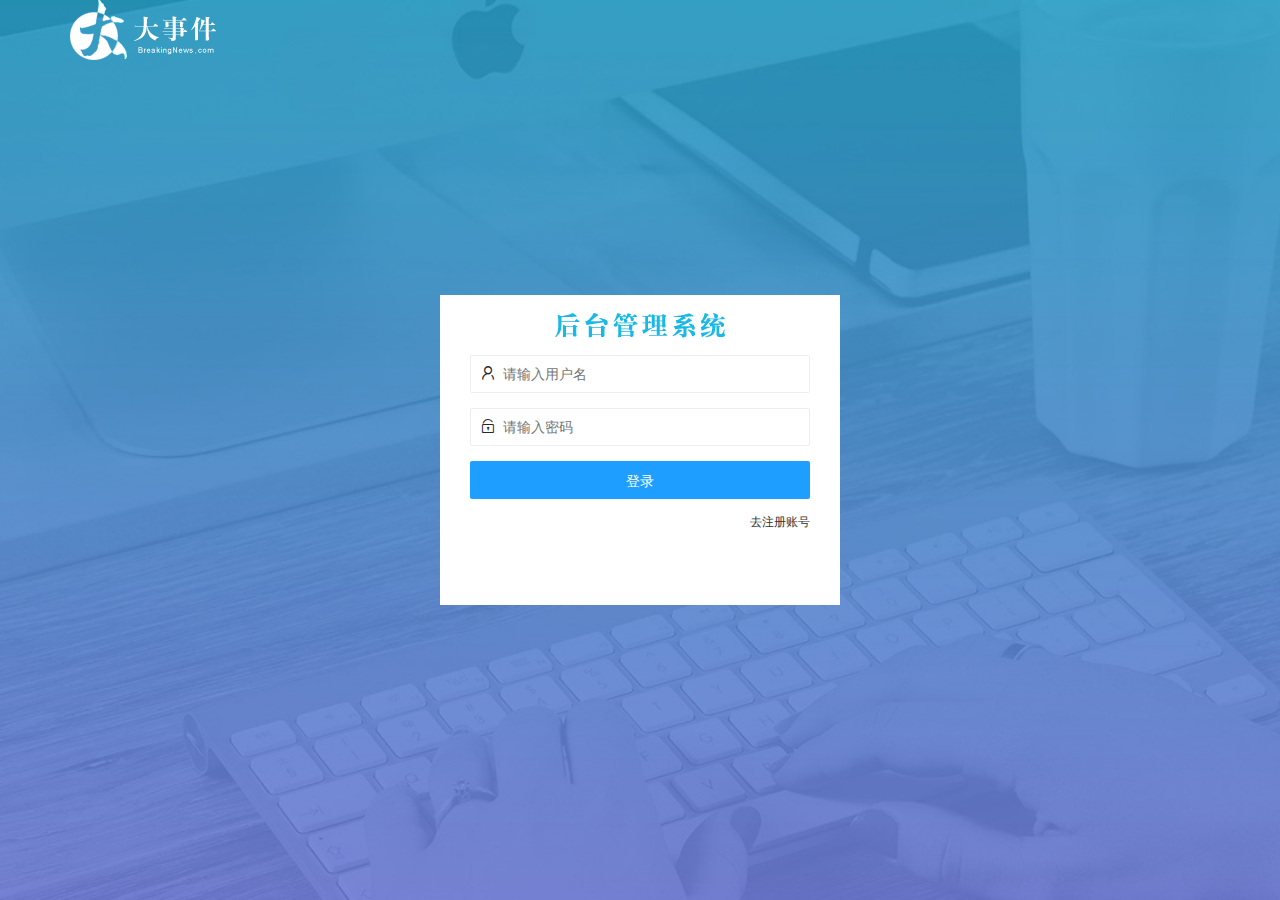
<file: login.html>
<!DOCTYPE html>
<html lang="en">

<head>
    <meta charset="UTF-8">
    <meta http-equiv="X-UA-Compatible" content="IE=edge">
    <meta name="viewport" content="width=device-width, initial-scale=1.0">
    <title>大事件</title>
    <!-- 导入bootstrap样式 -->
    <link rel="stylesheet" href="./code/assets/lib/bootstrap.css">
    <!-- 导入lay-ui样式 -->
    <link rel="stylesheet" href="./code/assets/lib/layui/css/layui.css">
    <!-- 导入自己的样式 -->
    <link rel="stylesheet" href="./code/assets/css/login.css">


</head>

<body>
    <!-- 头部的 Logo 区域 -->
    <div class="layui-main">
        <img src="./code/assets/images/logo.png" alt="" />
    </div>

    <!-- 登录注册区域 -->
    <div class="loginAndRegBox">
        <div class="title-box"></div>
        <!-- 登录的div -->
        <div class="login-box">
            <!-- 登录的表单 -->
            <form class="layui-form" id="form_login">
                <!-- 用户名 -->
                <div class="layui-form-item">
                    <i class="layui-icon layui-icon-username"></i>
                    <input type="text" name="username" required lay-verify="required" placeholder="请输入用户名" autocomplete="off" class="layui-input" />
                </div>
                <!-- 密码 -->
                <div class="layui-form-item">
                    <i class="layui-icon layui-icon-password"></i>
                    <input type="password" name="password" required lay-verify="required|pwd" placeholder="请输入密码" autocomplete="off" class="layui-input" />
                </div>
                <!-- 登录按钮 -->
                <div class="layui-form-item">
                    <!-- 注意：表单提交按钮和普通按钮的区别，就是 lay-submit 属性 -->
                    <button class="layui-btn layui-btn-fluid layui-btn-normal" lay-submit>登录</button>
                </div>
                <div class="layui-form-item links">
                    <a href="javascript:;" id="link_reg">去注册账号</a>
                </div>
            </form>
        </div>
        <!-- 注册的div -->
        <div class="reg-box">
            <!-- 注册的表单 -->
            <form class="layui-form" id="form_reg">
                <!-- 用户名 -->
                <div class="layui-form-item">
                    <i class="layui-icon layui-icon-username"></i>
                    <input type="text" name="username" required lay-verify="required" placeholder="请输入用户名" autocomplete="off" class="layui-input" />
                </div>
                <!-- 密码 -->
                <div class="layui-form-item">
                    <i class="layui-icon layui-icon-password"></i>
                    <input type="password" name="password" required lay-verify="required|pwd" placeholder="请输入密码" autocomplete="off" class="layui-input" />
                </div>
                <!-- 密码确认框 -->
                <div class="layui-form-item">
                    <i class="layui-icon layui-icon-password"></i>
                    <input type="password" name="repassword" required lay-verify="required|pwd|repwd" placeholder="再次确认密码" autocomplete="off" class="layui-input" />
                </div>
                <!-- 注册按钮 -->
                <div class="layui-form-item">
                    <!-- 注意：表单提交按钮和普通按钮的区别，就是 lay-submit 属性 -->
                    <button class="layui-btn layui-btn-fluid layui-btn-normal" lay-submit>注册</button>
                </div>
                <div class="layui-form-item links">
                    <a href="javascript:;" id="link_login">去登录</a>
                </div>
            </form>
        </div>
    </div>
    <script src="./code/assets/lib/jquery.js"></script>
    <script src="./code/assets/js/baseAPI.js"></script>
    <!-- 导入layui  js样式 -->
    <script src="./code/assets/lib/layui/layui.all.js"></script>
    <!-- 导入jquery文件 -->

    <!-- 导入自己的js文件 -->
    <script src="./code/assets/js/login.js"></script>

</body>

</html>
</file>
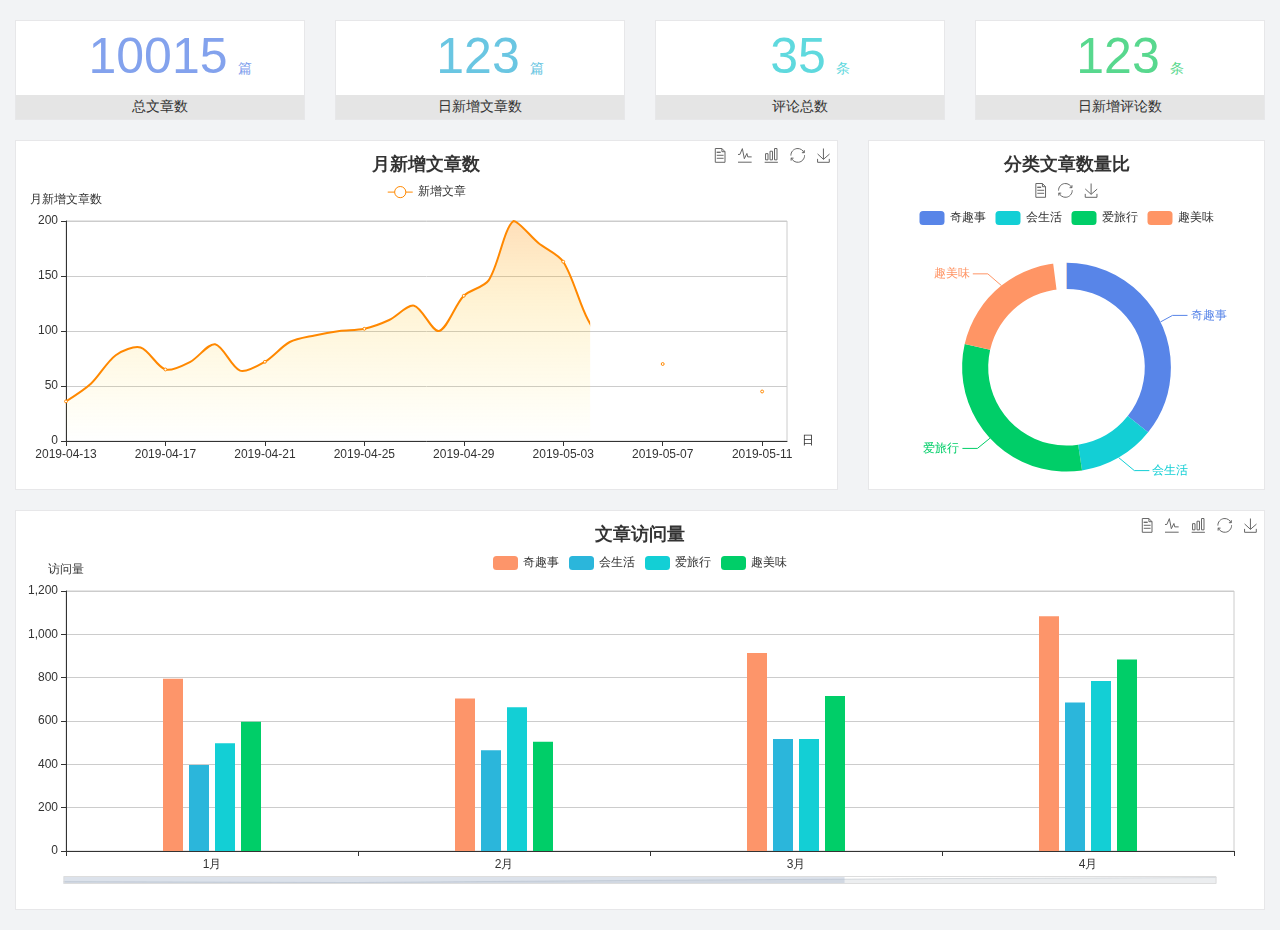
<file: code/home/dashboard.html>
<!DOCTYPE html>
<html lang="en">

<head>
    <meta charset="UTF-8">
    <meta name="viewport" content="width=device-width, initial-scale=1.0">
    <meta http-equiv="X-UA-Compatible" content="ie=edge">
    <title>图表统计</title>
    <link rel="stylesheet" href="../assets/lib/bootstrap.css" />
    <link rel="stylesheet" href="../assets/lib/main.css" />
    <script src="../assets/lib/jquery.js"></script>
    <script type="text/javascript" src="../assets/lib/echarts.min.js"></script>
</head>

<body>
    <div class="container-fluid">
        <div class="row spannel_list">
            <div class="col-sm-3 col-xs-6">
                <div class="spannel">
                    <em>10015</em><span>篇</span>
                    <b>总文章数</b>
                </div>
            </div>
            <div class="col-sm-3 col-xs-6">
                <div class="spannel scolor01">
                    <em>123</em><span>篇</span>
                    <b>日新增文章数</b>
                </div>
            </div>
            <div class="col-sm-3 col-xs-6">
                <div class="spannel scolor02">
                    <em>35</em><span>条</span>
                    <b>评论总数</b>
                </div>
            </div>
            <div class="col-sm-3 col-xs-6">
                <div class="spannel scolor03">
                    <em>123</em><span>条</span>
                    <b>日新增评论数</b>
                </div>
            </div>
        </div>
    </div>

    <div class="container-fluid">
        <div class="row curve-pie">
            <div class="col-lg-8 col-md-8">
                <div class="gragh_pannel" id="curve_show"></div>
            </div>
            <div class="col-lg-4 col-md-4">
                <div class="gragh_pannel" id="pie_show"></div>
            </div>
        </div>
    </div>

    <div class="container-fluid">
        <div class="column_pannel" id="column_show"></div>
    </div>

    <script>
        var oChart = echarts.init(document.getElementById('curve_show'));
        var aList_all = [{
            'count': 36,
            'date': '2019-04-13'
        }, {
            'count': 52,
            'date': '2019-04-14'
        }, {
            'count': 78,
            'date': '2019-04-15'
        }, {
            'count': 85,
            'date': '2019-04-16'
        }, {
            'count': 65,
            'date': '2019-04-17'
        }, {
            'count': 72,
            'date': '2019-04-18'
        }, {
            'count': 88,
            'date': '2019-04-19'
        }, {
            'count': 64,
            'date': '2019-04-20'
        }, {
            'count': 72,
            'date': '2019-04-21'
        }, {
            'count': 90,
            'date': '2019-04-22'
        }, {
            'count': 96,
            'date': '2019-04-23'
        }, {
            'count': 100,
            'date': '2019-04-24'
        }, {
            'count': 102,
            'date': '2019-04-25'
        }, {
            'count': 110,
            'date': '2019-04-26'
        }, {
            'count': 123,
            'date': '2019-04-27'
        }, {
            'count': 100,
            'date': '2019-04-28'
        }, {
            'count': 132,
            'date': '2019-04-29'
        }, {
            'count': 146,
            'date': '2019-04-30'
        }, {
            'count': 200,
            'date': '2019-05-01'
        }, {
            'count': 180,
            'date': '2019-05-02'
        }, {
            'count': 163,
            'date': '2019-05-03'
        }, {
            'count': 110,
            'date': '2019-05-04'
        }, {
            'count': 80,
            'date': '2019-05-05'
        }, {
            'count': 82,
            'date': '2019-05-06'
        }, {
            'count': 70,
            'date': '2019-05-07'
        }, {
            'count': 65,
            'date': '2019-05-08'
        }, {
            'count': 54,
            'date': '2019-05-09'
        }, {
            'count': 40,
            'date': '2019-05-10'
        }, {
            'count': 45,
            'date': '2019-05-11'
        }, {
            'count': 38,
            'date': '2019-05-12'
        }, ];

        let aCount = [];
        let aDate = [];

        for (var i = 0; i < aList_all.length; i++) {
            aCount.push(aList_all[i].count);
            aDate.push(aList_all[i].date);
        }

        var chartopt = {
            title: {
                text: '月新增文章数',
                left: 'center',
                top: '10'
            },
            tooltip: {
                trigger: 'axis'
            },
            legend: {
                data: ['新增文章'],
                top: '40'
            },
            toolbox: {
                show: true,
                feature: {
                    mark: {
                        show: true
                    },
                    dataView: {
                        show: true,
                        readOnly: false
                    },
                    magicType: {
                        show: true,
                        type: ['line', 'bar']
                    },
                    restore: {
                        show: true
                    },
                    saveAsImage: {
                        show: true
                    }
                }
            },
            calculable: true,
            xAxis: [{
                name: '日',
                type: 'category',
                boundaryGap: false,
                data: aDate
            }],
            yAxis: [{
                name: '月新增文章数',
                type: 'value'
            }],
            series: [{
                name: '新增文章',
                type: 'line',
                smooth: true,
                itemStyle: {
                    normal: {
                        areaStyle: {
                            type: 'default'
                        },
                        color: '#f80'
                    },
                    lineStyle: {
                        color: '#f80'
                    }
                },
                data: aCount
            }],
            areaStyle: {
                normal: {
                    color: new echarts.graphic.LinearGradient(0, 0, 0, 1, [{
                        offset: 0,
                        color: 'rgba(255,136,0,0.39)'
                    }, {
                        offset: .34,
                        color: 'rgba(255,180,0,0.25)'
                    }, {
                        offset: 1,
                        color: 'rgba(255,222,0,0.00)'
                    }])

                }
            },
            grid: {
                show: true,
                x: 50,
                x2: 50,
                y: 80,
                height: 220
            }
        };

        oChart.setOption(chartopt);


        var oPie = echarts.init(document.getElementById('pie_show'));
        var oPieopt = {
            title: {
                top: 10,
                text: '分类文章数量比',
                x: 'center'
            },
            tooltip: {
                trigger: 'item',
                formatter: "{a} <br/>{b} : {c} ({d}%)"
            },
            color: ['#5885e8', '#13cfd5', '#00ce68', '#ff9565'],
            legend: {
                x: 'center',
                top: 65,
                data: ['奇趣事', '会生活', '爱旅行', '趣美味']
            },
            toolbox: {
                show: true,
                x: 'center',
                top: 35,
                feature: {
                    mark: {
                        show: true
                    },
                    dataView: {
                        show: true,
                        readOnly: false
                    },
                    magicType: {
                        show: true,
                        type: ['pie', 'funnel'],
                        option: {
                            funnel: {
                                x: '25%',
                                width: '50%',
                                funnelAlign: 'left',
                                max: 1548
                            }
                        }
                    },
                    restore: {
                        show: true
                    },
                    saveAsImage: {
                        show: true
                    }
                }
            },
            calculable: true,
            series: [{
                name: '访问来源',
                type: 'pie',
                radius: ['45%', '60%'],
                center: ['50%', '65%'],
                data: [{
                    value: 300,
                    name: '奇趣事'
                }, {
                    value: 100,
                    name: '会生活'
                }, {
                    value: 260,
                    name: '爱旅行'
                }, {
                    value: 180,
                    name: '趣美味'
                }]
            }]
        };
        oPie.setOption(oPieopt);



        var oColumn = this.echarts.init(document.getElementById('column_show'));
        var oColumnopt = {
            title: {
                text: '文章访问量',
                left: 'center',
                top: '10'
            },
            tooltip: {
                trigger: 'axis'
            },
            legend: {
                data: ['奇趣事', '会生活', '爱旅行', '趣美味'],
                top: '40'
            },
            toolbox: {
                show: true,
                feature: {
                    mark: {
                        show: true
                    },
                    dataView: {
                        show: true,
                        readOnly: false
                    },
                    magicType: {
                        show: true,
                        type: ['line', 'bar']
                    },
                    restore: {
                        show: true
                    },
                    saveAsImage: {
                        show: true
                    }
                }
            },
            calculable: true,
            xAxis: [{
                type: 'category',
                data: ['1月', '2月', '3月', '4月', '5月']
            }],
            yAxis: [{
                name: '访问量',
                type: 'value'
            }],
            series: [{
                name: '奇趣事',
                type: 'bar',
                barWidth: 20,
                itemStyle: {
                    normal: {
                        areaStyle: {
                            type: 'default'
                        },
                        color: '#fd956a'
                    }
                },
                data: [800, 708, 920, 1090, 1200]
            }, {
                name: '会生活',
                type: 'bar',
                barWidth: 20,
                itemStyle: {
                    normal: {
                        areaStyle: {
                            type: 'default'
                        },
                        color: '#2bb6db'
                    }
                },
                data: [400, 468, 520, 690, 800]
            }, {
                name: '爱旅行',
                type: 'bar',
                barWidth: 20,
                itemStyle: {
                    normal: {
                        areaStyle: {
                            type: 'default'
                        },
                        color: '#13cfd5'
                    }
                },
                data: [500, 668, 520, 790, 900]
            }, {
                name: '趣美味',
                type: 'bar',
                barWidth: 20,
                itemStyle: {
                    normal: {
                        areaStyle: {
                            type: 'default'
                        },
                        color: '#00ce68'
                    }
                },
                data: [600, 508, 720, 890, 1000]
            }],
            grid: {
                show: true,
                x: 50,
                x2: 30,
                y: 80,
                height: 260
            },
            dataZoom: [ //给x轴设置滚动条
                {
                    start: 0, //默认为0
                    end: 100 - 1000 / 31, //默认为100
                    type: 'slider',
                    show: true,
                    xAxisIndex: [0],
                    handleSize: 0, //滑动条的 左右2个滑动条的大小
                    height: 8, //组件高度
                    left: 45, //左边的距离
                    right: 50, //右边的距离
                    bottom: 26, //右边的距离
                    handleColor: '#ddd', //h滑动图标的颜色
                    handleStyle: {
                        borderColor: "#cacaca",
                        borderWidth: "1",
                        shadowBlur: 2,
                        background: "#ddd",
                        shadowColor: "#ddd",
                    }
                }
            ]
        };
        oColumn.setOption(oColumnopt);
    </script>
</body>

</html>
</file>
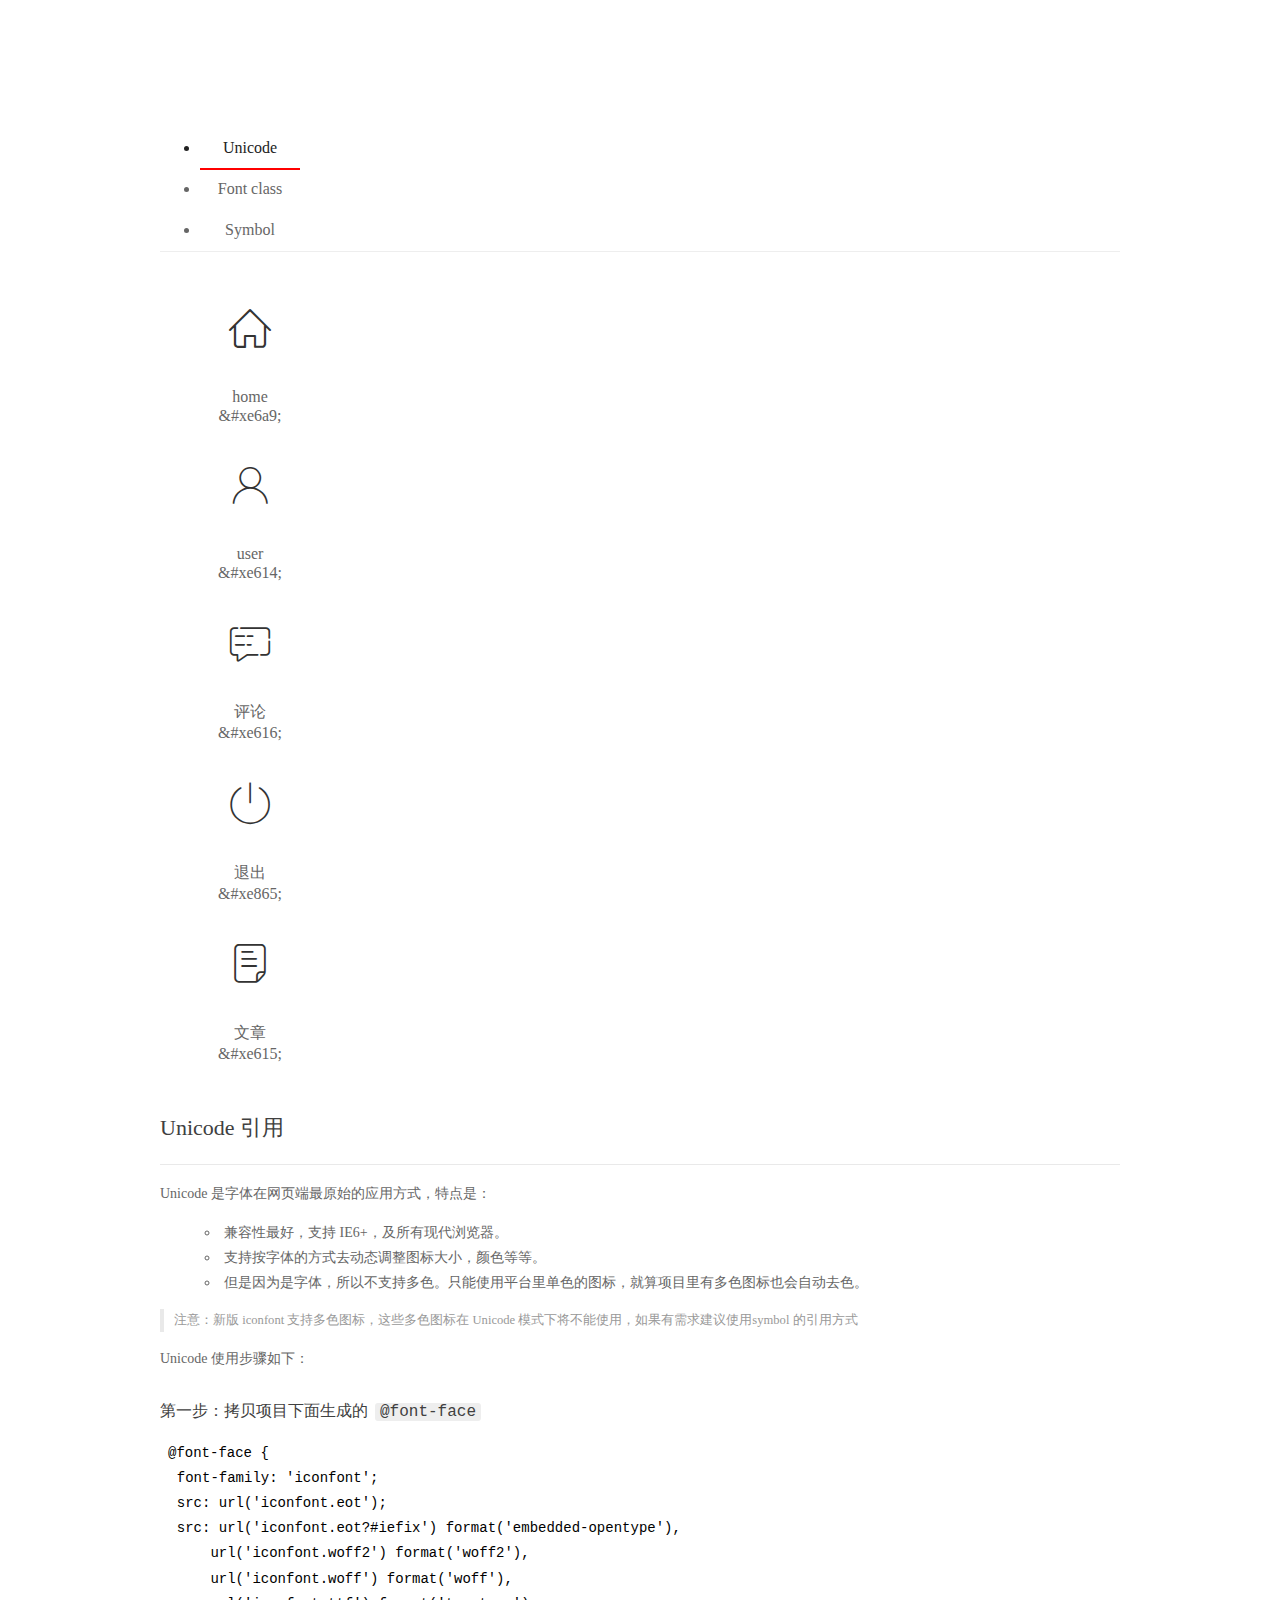
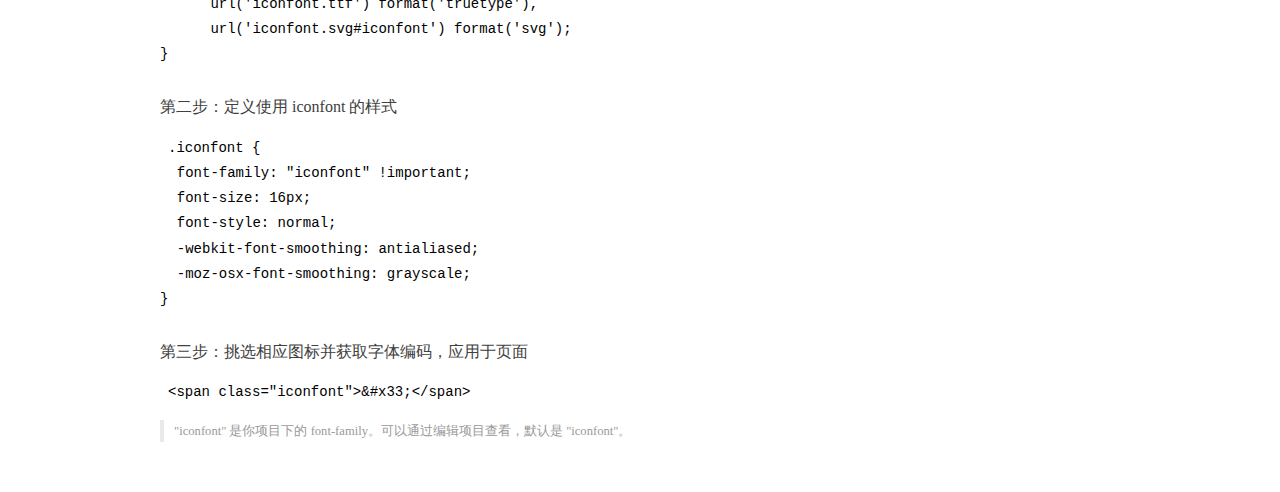
<file: code/assets/fonts/demo_index.html>
<!DOCTYPE html>
<html>
<head>
  <meta charset="utf-8"/>
  <title>IconFont Demo</title>
  <link rel="shortcut icon" href="https://gtms04.alicdn.com/tps/i4/TB1_oz6GVXXXXaFXpXXJDFnIXXX-64-64.ico" type="image/x-icon"/>
  <link rel="stylesheet" href="https://g.alicdn.com/thx/cube/1.3.2/cube.min.css">
  <link rel="stylesheet" href="demo.css">
  <link rel="stylesheet" href="iconfont.css">
  <script src="iconfont.js"></script>
  <!-- jQuery -->
  <script src="https://a1.alicdn.com/oss/uploads/2018/12/26/7bfddb60-08e8-11e9-9b04-53e73bb6408b.js"></script>
  <!-- 代码高亮 -->
  <script src="https://a1.alicdn.com/oss/uploads/2018/12/26/a3f714d0-08e6-11e9-8a15-ebf944d7534c.js"></script>
</head>
<body>
  <div class="main">
    <h1 class="logo"><a href="https://www.iconfont.cn/" title="iconfont 首页" target="_blank">&#xe86b;</a></h1>
    <div class="nav-tabs">
      <ul id="tabs" class="dib-box">
        <li class="dib active"><span>Unicode</span></li>
        <li class="dib"><span>Font class</span></li>
        <li class="dib"><span>Symbol</span></li>
      </ul>
      
    </div>
    <div class="tab-container">
      <div class="content unicode" style="display: block;">
          <ul class="icon_lists dib-box">
          
            <li class="dib">
              <span class="icon iconfont">&#xe6a9;</span>
                <div class="name">home</div>
                <div class="code-name">&amp;#xe6a9;</div>
              </li>
          
            <li class="dib">
              <span class="icon iconfont">&#xe614;</span>
                <div class="name">user</div>
                <div class="code-name">&amp;#xe614;</div>
              </li>
          
            <li class="dib">
              <span class="icon iconfont">&#xe616;</span>
                <div class="name">评论</div>
                <div class="code-name">&amp;#xe616;</div>
              </li>
          
            <li class="dib">
              <span class="icon iconfont">&#xe865;</span>
                <div class="name">退出</div>
                <div class="code-name">&amp;#xe865;</div>
              </li>
          
            <li class="dib">
              <span class="icon iconfont">&#xe615;</span>
                <div class="name">文章</div>
                <div class="code-name">&amp;#xe615;</div>
              </li>
          
          </ul>
          <div class="article markdown">
          <h2 id="unicode-">Unicode 引用</h2>
          <hr>

          <p>Unicode 是字体在网页端最原始的应用方式，特点是：</p>
          <ul>
            <li>兼容性最好，支持 IE6+，及所有现代浏览器。</li>
            <li>支持按字体的方式去动态调整图标大小，颜色等等。</li>
            <li>但是因为是字体，所以不支持多色。只能使用平台里单色的图标，就算项目里有多色图标也会自动去色。</li>
          </ul>
          <blockquote>
            <p>注意：新版 iconfont 支持多色图标，这些多色图标在 Unicode 模式下将不能使用，如果有需求建议使用symbol 的引用方式</p>
          </blockquote>
          <p>Unicode 使用步骤如下：</p>
          <h3 id="-font-face">第一步：拷贝项目下面生成的 <code>@font-face</code></h3>
<pre><code class="language-css"
>@font-face {
  font-family: 'iconfont';
  src: url('iconfont.eot');
  src: url('iconfont.eot?#iefix') format('embedded-opentype'),
      url('iconfont.woff2') format('woff2'),
      url('iconfont.woff') format('woff'),
      url('iconfont.ttf') format('truetype'),
      url('iconfont.svg#iconfont') format('svg');
}
</code></pre>
          <h3 id="-iconfont-">第二步：定义使用 iconfont 的样式</h3>
<pre><code class="language-css"
>.iconfont {
  font-family: "iconfont" !important;
  font-size: 16px;
  font-style: normal;
  -webkit-font-smoothing: antialiased;
  -moz-osx-font-smoothing: grayscale;
}
</code></pre>
          <h3 id="-">第三步：挑选相应图标并获取字体编码，应用于页面</h3>
<pre>
<code class="language-html"
>&lt;span class="iconfont"&gt;&amp;#x33;&lt;/span&gt;
</code></pre>
          <blockquote>
            <p>"iconfont" 是你项目下的 font-family。可以通过编辑项目查看，默认是 "iconfont"。</p>
          </blockquote>
          </div>
      </div>
      <div class="content font-class">
        <ul class="icon_lists dib-box">
          
          <li class="dib">
            <span class="icon iconfont icon-home"></span>
            <div class="name">
              home
            </div>
            <div class="code-name">.icon-home
            </div>
          </li>
          
          <li class="dib">
            <span class="icon iconfont icon-user"></span>
            <div class="name">
              user
            </div>
            <div class="code-name">.icon-user
            </div>
          </li>
          
          <li class="dib">
            <span class="icon iconfont icon-pinglun"></span>
            <div class="name">
              评论
            </div>
            <div class="code-name">.icon-pinglun
            </div>
          </li>
          
          <li class="dib">
            <span class="icon iconfont icon-tuichu"></span>
            <div class="name">
              退出
            </div>
            <div class="code-name">.icon-tuichu
            </div>
          </li>
          
          <li class="dib">
            <span class="icon iconfont icon-16"></span>
            <div class="name">
              文章
            </div>
            <div class="code-name">.icon-16
            </div>
          </li>
          
        </ul>
        <div class="article markdown">
        <h2 id="font-class-">font-class 引用</h2>
        <hr>

        <p>font-class 是 Unicode 使用方式的一种变种，主要是解决 Unicode 书写不直观，语意不明确的问题。</p>
        <p>与 Unicode 使用方式相比，具有如下特点：</p>
        <ul>
          <li>兼容性良好，支持 IE8+，及所有现代浏览器。</li>
          <li>相比于 Unicode 语意明确，书写更直观。可以很容易分辨这个 icon 是什么。</li>
          <li>因为使用 class 来定义图标，所以当要替换图标时，只需要修改 class 里面的 Unicode 引用。</li>
          <li>不过因为本质上还是使用的字体，所以多色图标还是不支持的。</li>
        </ul>
        <p>使用步骤如下：</p>
        <h3 id="-fontclass-">第一步：引入项目下面生成的 fontclass 代码：</h3>
<pre><code class="language-html">&lt;link rel="stylesheet" href="./iconfont.css"&gt;
</code></pre>
        <h3 id="-">第二步：挑选相应图标并获取类名，应用于页面：</h3>
<pre><code class="language-html">&lt;span class="iconfont icon-xxx"&gt;&lt;/span&gt;
</code></pre>
        <blockquote>
          <p>"
            iconfont" 是你项目下的 font-family。可以通过编辑项目查看，默认是 "iconfont"。</p>
        </blockquote>
      </div>
      </div>
      <div class="content symbol">
          <ul class="icon_lists dib-box">
          
            <li class="dib">
                <svg class="icon svg-icon" aria-hidden="true">
                  <use xlink:href="#icon-home"></use>
                </svg>
                <div class="name">home</div>
                <div class="code-name">#icon-home</div>
            </li>
          
            <li class="dib">
                <svg class="icon svg-icon" aria-hidden="true">
                  <use xlink:href="#icon-user"></use>
                </svg>
                <div class="name">user</div>
                <div class="code-name">#icon-user</div>
            </li>
          
            <li class="dib">
                <svg class="icon svg-icon" aria-hidden="true">
                  <use xlink:href="#icon-pinglun"></use>
                </svg>
                <div class="name">评论</div>
                <div class="code-name">#icon-pinglun</div>
            </li>
          
            <li class="dib">
                <svg class="icon svg-icon" aria-hidden="true">
                  <use xlink:href="#icon-tuichu"></use>
                </svg>
                <div class="name">退出</div>
                <div class="code-name">#icon-tuichu</div>
            </li>
          
            <li class="dib">
                <svg class="icon svg-icon" aria-hidden="true">
                  <use xlink:href="#icon-16"></use>
                </svg>
                <div class="name">文章</div>
                <div class="code-name">#icon-16</div>
            </li>
          
          </ul>
          <div class="article markdown">
          <h2 id="symbol-">Symbol 引用</h2>
          <hr>

          <p>这是一种全新的使用方式，应该说这才是未来的主流，也是平台目前推荐的用法。相关介绍可以参考这篇<a href="">文章</a>
            这种用法其实是做了一个 SVG 的集合，与另外两种相比具有如下特点：</p>
          <ul>
            <li>支持多色图标了，不再受单色限制。</li>
            <li>通过一些技巧，支持像字体那样，通过 <code>font-size</code>, <code>color</code> 来调整样式。</li>
            <li>兼容性较差，支持 IE9+，及现代浏览器。</li>
            <li>浏览器渲染 SVG 的性能一般，还不如 png。</li>
          </ul>
          <p>使用步骤如下：</p>
          <h3 id="-symbol-">第一步：引入项目下面生成的 symbol 代码：</h3>
<pre><code class="language-html">&lt;script src="./iconfont.js"&gt;&lt;/script&gt;
</code></pre>
          <h3 id="-css-">第二步：加入通用 CSS 代码（引入一次就行）：</h3>
<pre><code class="language-html">&lt;style&gt;
.icon {
  width: 1em;
  height: 1em;
  vertical-align: -0.15em;
  fill: currentColor;
  overflow: hidden;
}
&lt;/style&gt;
</code></pre>
          <h3 id="-">第三步：挑选相应图标并获取类名，应用于页面：</h3>
<pre><code class="language-html">&lt;svg class="icon" aria-hidden="true"&gt;
  &lt;use xlink:href="#icon-xxx"&gt;&lt;/use&gt;
&lt;/svg&gt;
</code></pre>
          </div>
      </div>

    </div>
  </div>
  <script>
  $(document).ready(function () {
      $('.tab-container .content:first').show()

      $('#tabs li').click(function (e) {
        var tabContent = $('.tab-container .content')
        var index = $(this).index()

        if ($(this).hasClass('active')) {
          return
        } else {
          $('#tabs li').removeClass('active')
          $(this).addClass('active')

          tabContent.hide().eq(index).fadeIn()
        }
      })
    })
  </script>
</body>
</html>
</file>
<file: code/assets/lib/layui/css/layui.css>
.layui-inline,img{display:inline-block;vertical-align:middle}h1,h2,h3,h4,h5,h6{font-weight:400}a,body{color:#333}.layui-edge,.layui-header,.layui-inline,.layui-main{position:relative}.layui-edge,hr{height:0;overflow:hidden}.layui-layout-body,.layui-side,.layui-side-scroll{overflow-x:hidden}.layui-edge,.layui-elip,hr{overflow:hidden}.layui-btn,.layui-edge,.layui-inline,img{vertical-align:middle}.layui-btn,.layui-disabled,.layui-icon,.layui-unselect{-moz-user-select:none;-webkit-user-select:none;-ms-user-select:none}blockquote,body,button,dd,div,dl,dt,form,h1,h2,h3,h4,h5,h6,input,li,ol,p,pre,td,textarea,th,ul{margin:0;padding:0;-webkit-tap-highlight-color:rgba(0,0,0,0)}a:active,a:hover{outline:0}img{border:none}li{list-style:none}table{border-collapse:collapse;border-spacing:0}h4,h5,h6{font-size:100%}button,input,optgroup,option,select,textarea{font-family:inherit;font-size:inherit;font-style:inherit;font-weight:inherit;outline:0}pre{white-space:pre-wrap;white-space:-moz-pre-wrap;white-space:-pre-wrap;white-space:-o-pre-wrap;word-wrap:break-word}body{line-height:1.6;color:rgba(0,0,0,.85);font:14px Helvetica Neue,Helvetica,PingFang SC,Tahoma,Arial,sans-serif}hr{line-height:0;margin:10px 0;padding:0;border:none!important;border-bottom:1px solid #eee!important;clear:both;background:0 0}a{text-decoration:none}a:hover{color:#777}a cite{font-style:normal;*cursor:pointer}.layui-border-box,.layui-border-box *{box-sizing:border-box}.layui-box,.layui-box *{box-sizing:content-box}.layui-clear{clear:both;*zoom:1}.layui-clear:after{content:'\20';clear:both;*zoom:1;display:block;height:0}.layui-inline{*display:inline;*zoom:1}.layui-btn,.layui-btn-group,.layui-edge{display:inline-block}.layui-edge{width:0;border-width:6px;border-style:dashed;border-color:transparent}.layui-edge-top{top:-4px;border-bottom-color:#999;border-bottom-style:solid}.layui-edge-right{border-left-color:#999;border-left-style:solid}.layui-edge-bottom{top:2px;border-top-color:#999;border-top-style:solid}.layui-edge-left{border-right-color:#999;border-right-style:solid}.layui-elip{text-overflow:ellipsis;white-space:nowrap}.layui-disabled,.layui-disabled:hover{color:#d2d2d2!important;cursor:not-allowed!important}.layui-circle{border-radius:100%}.layui-show{display:block!important}.layui-hide{display:none!important}.layui-show-v{visibility:visible!important}.layui-hide-v{visibility:hidden!important}@font-face{font-family:layui-icon;src:url(../font/iconfont.eot?v=256);src:url(../font/iconfont.eot?v=256#iefix) format('embedded-opentype'),url(../font/iconfont.woff2?v=256) format('woff2'),url(../font/iconfont.woff?v=256) format('woff'),url(../font/iconfont.ttf?v=256) format('truetype'),url(../font/iconfont.svg?v=256#layui-icon) format('svg')}.layui-icon{font-family:layui-icon!important;font-size:16px;font-style:normal;-webkit-font-smoothing:antialiased;-moz-osx-font-smoothing:grayscale}.layui-icon-reply-fill:before{content:"\e611"}.layui-icon-set-fill:before{content:"\e614"}.layui-icon-menu-fill:before{content:"\e60f"}.layui-icon-search:before{content:"\e615"}.layui-icon-share:before{content:"\e641"}.layui-icon-set-sm:before{content:"\e620"}.layui-icon-engine:before{content:"\e628"}.layui-icon-close:before{content:"\1006"}.layui-icon-close-fill:before{content:"\1007"}.layui-icon-chart-screen:before{content:"\e629"}.layui-icon-star:before{content:"\e600"}.layui-icon-circle-dot:before{content:"\e617"}.layui-icon-chat:before{content:"\e606"}.layui-icon-release:before{content:"\e609"}.layui-icon-list:before{content:"\e60a"}.layui-icon-chart:before{content:"\e62c"}.layui-icon-ok-circle:before{content:"\1005"}.layui-icon-layim-theme:before{content:"\e61b"}.layui-icon-table:before{content:"\e62d"}.layui-icon-right:before{content:"\e602"}.layui-icon-left:before{content:"\e603"}.layui-icon-cart-simple:before{content:"\e698"}.layui-icon-face-cry:before{content:"\e69c"}.layui-icon-face-smile:before{content:"\e6af"}.layui-icon-survey:before{content:"\e6b2"}.layui-icon-tree:before{content:"\e62e"}.layui-icon-ie:before{content:"\e7bb"}.layui-icon-upload-circle:before{content:"\e62f"}.layui-icon-add-circle:before{content:"\e61f"}.layui-icon-download-circle:before{content:"\e601"}.layui-icon-templeate-1:before{content:"\e630"}.layui-icon-util:before{content:"\e631"}.layui-icon-face-surprised:before{content:"\e664"}.layui-icon-edit:before{content:"\e642"}.layui-icon-speaker:before{content:"\e645"}.layui-icon-down:before{content:"\e61a"}.layui-icon-file:before{content:"\e621"}.layui-icon-layouts:before{content:"\e632"}.layui-icon-rate-half:before{content:"\e6c9"}.layui-icon-add-circle-fine:before{content:"\e608"}.layui-icon-prev-circle:before{content:"\e633"}.layui-icon-read:before{content:"\e705"}.layui-icon-404:before{content:"\e61c"}.layui-icon-carousel:before{content:"\e634"}.layui-icon-help:before{content:"\e607"}.layui-icon-code-circle:before{content:"\e635"}.layui-icon-windows:before{content:"\e67f"}.layui-icon-water:before{content:"\e636"}.layui-icon-username:before{content:"\e66f"}.layui-icon-find-fill:before{content:"\e670"}.layui-icon-about:before{content:"\e60b"}.layui-icon-location:before{content:"\e715"}.layui-icon-up:before{content:"\e619"}.layui-icon-pause:before{content:"\e651"}.layui-icon-date:before{content:"\e637"}.layui-icon-layim-uploadfile:before{content:"\e61d"}.layui-icon-delete:before{content:"\e640"}.layui-icon-play:before{content:"\e652"}.layui-icon-top:before{content:"\e604"}.layui-icon-firefox:before{content:"\e686"}.layui-icon-friends:before{content:"\e612"}.layui-icon-refresh-3:before{content:"\e9aa"}.layui-icon-ok:before{content:"\e605"}.layui-icon-layer:before{content:"\e638"}.layui-icon-face-smile-fine:before{content:"\e60c"}.layui-icon-dollar:before{content:"\e659"}.layui-icon-group:before{content:"\e613"}.layui-icon-layim-download:before{content:"\e61e"}.layui-icon-picture-fine:before{content:"\e60d"}.layui-icon-link:before{content:"\e64c"}.layui-icon-diamond:before{content:"\e735"}.layui-icon-log:before{content:"\e60e"}.layui-icon-key:before{content:"\e683"}.layui-icon-rate-solid:before{content:"\e67a"}.layui-icon-fonts-del:before{content:"\e64f"}.layui-icon-unlink:before{content:"\e64d"}.layui-icon-fonts-clear:before{content:"\e639"}.layui-icon-triangle-r:before{content:"\e623"}.layui-icon-circle:before{content:"\e63f"}.layui-icon-radio:before{content:"\e643"}.layui-icon-align-center:before{content:"\e647"}.layui-icon-align-right:before{content:"\e648"}.layui-icon-align-left:before{content:"\e649"}.layui-icon-loading-1:before{content:"\e63e"}.layui-icon-return:before{content:"\e65c"}.layui-icon-fonts-strong:before{content:"\e62b"}.layui-icon-upload:before{content:"\e67c"}.layui-icon-dialogue:before{content:"\e63a"}.layui-icon-video:before{content:"\e6ed"}.layui-icon-headset:before{content:"\e6fc"}.layui-icon-cellphone-fine:before{content:"\e63b"}.layui-icon-add-1:before{content:"\e654"}.layui-icon-face-smile-b:before{content:"\e650"}.layui-icon-fonts-html:before{content:"\e64b"}.layui-icon-screen-full:before{content:"\e622"}.layui-icon-form:before{content:"\e63c"}.layui-icon-cart:before{content:"\e657"}.layui-icon-camera-fill:before{content:"\e65d"}.layui-icon-tabs:before{content:"\e62a"}.layui-icon-heart-fill:before{content:"\e68f"}.layui-icon-fonts-code:before{content:"\e64e"}.layui-icon-ios:before{content:"\e680"}.layui-icon-at:before{content:"\e687"}.layui-icon-fire:before{content:"\e756"}.layui-icon-set:before{content:"\e716"}.layui-icon-fonts-u:before{content:"\e646"}.layui-icon-triangle-d:before{content:"\e625"}.layui-icon-tips:before{content:"\e702"}.layui-icon-picture:before{content:"\e64a"}.layui-icon-more-vertical:before{content:"\e671"}.layui-icon-bluetooth:before{content:"\e689"}.layui-icon-flag:before{content:"\e66c"}.layui-icon-loading:before{content:"\e63d"}.layui-icon-fonts-i:before{content:"\e644"}.layui-icon-refresh-1:before{content:"\e666"}.layui-icon-rmb:before{content:"\e65e"}.layui-icon-addition:before{content:"\e624"}.layui-icon-home:before{content:"\e68e"}.layui-icon-time:before{content:"\e68d"}.layui-icon-user:before{content:"\e770"}.layui-icon-notice:before{content:"\e667"}.layui-icon-chrome:before{content:"\e68a"}.layui-icon-edge:before{content:"\e68b"}.layui-icon-login-weibo:before{content:"\e675"}.layui-icon-voice:before{content:"\e688"}.layui-icon-upload-drag:before{content:"\e681"}.layui-icon-login-qq:before{content:"\e676"}.layui-icon-snowflake:before{content:"\e6b1"}.layui-icon-heart:before{content:"\e68c"}.layui-icon-logout:before{content:"\e682"}.layui-icon-file-b:before{content:"\e655"}.layui-icon-template:before{content:"\e663"}.layui-icon-transfer:before{content:"\e691"}.layui-icon-auz:before{content:"\e672"}.layui-icon-console:before{content:"\e665"}.layui-icon-app:before{content:"\e653"}.layui-icon-prev:before{content:"\e65a"}.layui-icon-website:before{content:"\e7ae"}.layui-icon-next:before{content:"\e65b"}.layui-icon-component:before{content:"\e857"}.layui-icon-android:before{content:"\e684"}.layui-icon-more:before{content:"\e65f"}.layui-icon-login-wechat:before{content:"\e677"}.layui-icon-shrink-right:before{content:"\e668"}.layui-icon-spread-left:before{content:"\e66b"}.layui-icon-camera:before{content:"\e660"}.layui-icon-note:before{content:"\e66e"}.layui-icon-refresh:before{content:"\e669"}.layui-icon-female:before{content:"\e661"}.layui-icon-male:before{content:"\e662"}.layui-icon-screen-restore:before{content:"\e758"}.layui-icon-password:before{content:"\e673"}.layui-icon-senior:before{content:"\e674"}.layui-icon-theme:before{content:"\e66a"}.layui-icon-tread:before{content:"\e6c5"}.layui-icon-praise:before{content:"\e6c6"}.layui-icon-star-fill:before{content:"\e658"}.layui-icon-rate:before{content:"\e67b"}.layui-icon-template-1:before{content:"\e656"}.layui-icon-vercode:before{content:"\e679"}.layui-icon-service:before{content:"\e626"}.layui-icon-cellphone:before{content:"\e678"}.layui-icon-print:before{content:"\e66d"}.layui-icon-cols:before{content:"\e610"}.layui-icon-wifi:before{content:"\e7e0"}.layui-icon-export:before{content:"\e67d"}.layui-icon-rss:before{content:"\e808"}.layui-icon-slider:before{content:"\e714"}.layui-icon-email:before{content:"\e618"}.layui-icon-subtraction:before{content:"\e67e"}.layui-icon-mike:before{content:"\e6dc"}.layui-icon-light:before{content:"\e748"}.layui-icon-gift:before{content:"\e627"}.layui-icon-mute:before{content:"\e685"}.layui-icon-reduce-circle:before{content:"\e616"}.layui-icon-music:before{content:"\e690"}.layui-main{width:1140px;margin:0 auto}.layui-header{z-index:1000;height:60px}.layui-header a:hover{transition:all .5s;-webkit-transition:all .5s}.layui-side{position:fixed;left:0;top:0;bottom:0;z-index:999;width:200px}.layui-side-scroll{position:relative;width:220px;height:100%}.layui-body{position:relative;left:200px;right:0;top:0;bottom:0;z-index:900;width:auto;box-sizing:border-box}.layui-layout-admin .layui-header{position:fixed;top:0;left:0;right:0;background-color:#23262E}.layui-layout-admin .layui-side{top:60px;width:200px;overflow-x:hidden}.layui-layout-admin .layui-body{position:absolute;top:60px;padding-bottom:44px}.layui-layout-admin .layui-main{width:auto;margin:0 15px}.layui-layout-admin .layui-footer{position:fixed;left:200px;right:0;bottom:0;z-index:990;height:44px;line-height:44px;padding:0 15px;box-shadow:-1px 0 4px rgb(0 0 0 / 12%);background-color:#FAFAFA}.layui-layout-admin .layui-logo{position:absolute;left:0;top:0;width:200px;height:100%;line-height:60px;text-align:center;color:#009688;font-size:16px;box-shadow:0 1px 2px 0 rgb(0 0 0 / 15%)}.layui-layout-admin .layui-header .layui-nav{background:0 0}.layui-layout-left{position:absolute!important;left:200px;top:0}.layui-layout-right{position:absolute!important;right:0;top:0}.layui-container{position:relative;margin:0 auto;padding:0 15px;box-sizing:border-box}.layui-fluid{position:relative;margin:0 auto;padding:0 15px}.layui-row:after,.layui-row:before{content:"";display:block;clear:both}.layui-col-lg1,.layui-col-lg10,.layui-col-lg11,.layui-col-lg12,.layui-col-lg2,.layui-col-lg3,.layui-col-lg4,.layui-col-lg5,.layui-col-lg6,.layui-col-lg7,.layui-col-lg8,.layui-col-lg9,.layui-col-md1,.layui-col-md10,.layui-col-md11,.layui-col-md12,.layui-col-md2,.layui-col-md3,.layui-col-md4,.layui-col-md5,.layui-col-md6,.layui-col-md7,.layui-col-md8,.layui-col-md9,.layui-col-sm1,.layui-col-sm10,.layui-col-sm11,.layui-col-sm12,.layui-col-sm2,.layui-col-sm3,.layui-col-sm4,.layui-col-sm5,.layui-col-sm6,.layui-col-sm7,.layui-col-sm8,.layui-col-sm9,.layui-col-xs1,.layui-col-xs10,.layui-col-xs11,.layui-col-xs12,.layui-col-xs2,.layui-col-xs3,.layui-col-xs4,.layui-col-xs5,.layui-col-xs6,.layui-col-xs7,.layui-col-xs8,.layui-col-xs9{position:relative;display:block;box-sizing:border-box}.layui-col-xs1,.layui-col-xs10,.layui-col-xs11,.layui-col-xs12,.layui-col-xs2,.layui-col-xs3,.layui-col-xs4,.layui-col-xs5,.layui-col-xs6,.layui-col-xs7,.layui-col-xs8,.layui-col-xs9{float:left}.layui-col-xs1{width:8.33333333%}.layui-col-xs2{width:16.66666667%}.layui-col-xs3{width:25%}.layui-col-xs4{width:33.33333333%}.layui-col-xs5{width:41.66666667%}.layui-col-xs6{width:50%}.layui-col-xs7{width:58.33333333%}.layui-col-xs8{width:66.66666667%}.layui-col-xs9{width:75%}.layui-col-xs10{width:83.33333333%}.layui-col-xs11{width:91.66666667%}.layui-col-xs12{width:100%}.layui-col-xs-offset1{margin-left:8.33333333%}.layui-col-xs-offset2{margin-left:16.66666667%}.layui-col-xs-offset3{margin-left:25%}.layui-col-xs-offset4{margin-left:33.33333333%}.layui-col-xs-offset5{margin-left:41.66666667%}.layui-col-xs-offset6{margin-left:50%}.layui-col-xs-offset7{margin-left:58.33333333%}.layui-col-xs-offset8{margin-left:66.66666667%}.layui-col-xs-offset9{margin-left:75%}.layui-col-xs-offset10{margin-left:83.33333333%}.layui-col-xs-offset11{margin-left:91.66666667%}.layui-col-xs-offset12{margin-left:100%}@media screen and (max-width:768px){.layui-hide-xs{display:none!important}.layui-show-xs-block{display:block!important}.layui-show-xs-inline{display:inline!important}.layui-show-xs-inline-block{display:inline-block!important}}@media screen and (min-width:768px){.layui-container{width:750px}.layui-hide-sm{display:none!important}.layui-show-sm-block{display:block!important}.layui-show-sm-inline{display:inline!important}.layui-show-sm-inline-block{display:inline-block!important}.layui-col-sm1,.layui-col-sm10,.layui-col-sm11,.layui-col-sm12,.layui-col-sm2,.layui-col-sm3,.layui-col-sm4,.layui-col-sm5,.layui-col-sm6,.layui-col-sm7,.layui-col-sm8,.layui-col-sm9{float:left}.layui-col-sm1{width:8.33333333%}.layui-col-sm2{width:16.66666667%}.layui-col-sm3{width:25%}.layui-col-sm4{width:33.33333333%}.layui-col-sm5{width:41.66666667%}.layui-col-sm6{width:50%}.layui-col-sm7{width:58.33333333%}.layui-col-sm8{width:66.66666667%}.layui-col-sm9{width:75%}.layui-col-sm10{width:83.33333333%}.layui-col-sm11{width:91.66666667%}.layui-col-sm12{width:100%}.layui-col-sm-offset1{margin-left:8.33333333%}.layui-col-sm-offset2{margin-left:16.66666667%}.layui-col-sm-offset3{margin-left:25%}.layui-col-sm-offset4{margin-left:33.33333333%}.layui-col-sm-offset5{margin-left:41.66666667%}.layui-col-sm-offset6{margin-left:50%}.layui-col-sm-offset7{margin-left:58.33333333%}.layui-col-sm-offset8{margin-left:66.66666667%}.layui-col-sm-offset9{margin-left:75%}.layui-col-sm-offset10{margin-left:83.33333333%}.layui-col-sm-offset11{margin-left:91.66666667%}.layui-col-sm-offset12{margin-left:100%}}@media screen and (min-width:992px){.layui-container{width:970px}.layui-hide-md{display:none!important}.layui-show-md-block{display:block!important}.layui-show-md-inline{display:inline!important}.layui-show-md-inline-block{display:inline-block!important}.layui-col-md1,.layui-col-md10,.layui-col-md11,.layui-col-md12,.layui-col-md2,.layui-col-md3,.layui-col-md4,.layui-col-md5,.layui-col-md6,.layui-col-md7,.layui-col-md8,.layui-col-md9{float:left}.layui-col-md1{width:8.33333333%}.layui-col-md2{width:16.66666667%}.layui-col-md3{width:25%}.layui-col-md4{width:33.33333333%}.layui-col-md5{width:41.66666667%}.layui-col-md6{width:50%}.layui-col-md7{width:58.33333333%}.layui-col-md8{width:66.66666667%}.layui-col-md9{width:75%}.layui-col-md10{width:83.33333333%}.layui-col-md11{width:91.66666667%}.layui-col-md12{width:100%}.layui-col-md-offset1{margin-left:8.33333333%}.layui-col-md-offset2{margin-left:16.66666667%}.layui-col-md-offset3{margin-left:25%}.layui-col-md-offset4{margin-left:33.33333333%}.layui-col-md-offset5{margin-left:41.66666667%}.layui-col-md-offset6{margin-left:50%}.layui-col-md-offset7{margin-left:58.33333333%}.layui-col-md-offset8{margin-left:66.66666667%}.layui-col-md-offset9{margin-left:75%}.layui-col-md-offset10{margin-left:83.33333333%}.layui-col-md-offset11{margin-left:91.66666667%}.layui-col-md-offset12{margin-left:100%}}@media screen and (min-width:1200px){.layui-container{width:1170px}.layui-hide-lg{display:none!important}.layui-show-lg-block{display:block!important}.layui-show-lg-inline{display:inline!important}.layui-show-lg-inline-block{display:inline-block!important}.layui-col-lg1,.layui-col-lg10,.layui-col-lg11,.layui-col-lg12,.layui-col-lg2,.layui-col-lg3,.layui-col-lg4,.layui-col-lg5,.layui-col-lg6,.layui-col-lg7,.layui-col-lg8,.layui-col-lg9{float:left}.layui-col-lg1{width:8.33333333%}.layui-col-lg2{width:16.66666667%}.layui-col-lg3{width:25%}.layui-col-lg4{width:33.33333333%}.layui-col-lg5{width:41.66666667%}.layui-col-lg6{width:50%}.layui-col-lg7{width:58.33333333%}.layui-col-lg8{width:66.66666667%}.layui-col-lg9{width:75%}.layui-col-lg10{width:83.33333333%}.layui-col-lg11{width:91.66666667%}.layui-col-lg12{width:100%}.layui-col-lg-offset1{margin-left:8.33333333%}.layui-col-lg-offset2{margin-left:16.66666667%}.layui-col-lg-offset3{margin-left:25%}.layui-col-lg-offset4{margin-left:33.33333333%}.layui-col-lg-offset5{margin-left:41.66666667%}.layui-col-lg-offset6{margin-left:50%}.layui-col-lg-offset7{margin-left:58.33333333%}.layui-col-lg-offset8{margin-left:66.66666667%}.layui-col-lg-offset9{margin-left:75%}.layui-col-lg-offset10{margin-left:83.33333333%}.layui-col-lg-offset11{margin-left:91.66666667%}.layui-col-lg-offset12{margin-left:100%}}.layui-col-space1{margin:-.5px}.layui-col-space1>*{padding:.5px}.layui-col-space2{margin:-1px}.layui-col-space2>*{padding:1px}.layui-col-space4{margin:-2px}.layui-col-space4>*{padding:2px}.layui-col-space5{margin:-2.5px}.layui-col-space5>*{padding:2.5px}.layui-col-space6{margin:-3px}.layui-col-space6>*{padding:3px}.layui-col-space8{margin:-4px}.layui-col-space8>*{padding:4px}.layui-col-space10{margin:-5px}.layui-col-space10>*{padding:5px}.layui-col-space12{margin:-6px}.layui-col-space12>*{padding:6px}.layui-col-space14{margin:-7px}.layui-col-space14>*{padding:7px}.layui-col-space15{margin:-7.5px}.layui-col-space15>*{padding:7.5px}.layui-col-space16{margin:-8px}.layui-col-space16>*{padding:8px}.layui-col-space18{margin:-9px}.layui-col-space18>*{padding:9px}.layui-col-space20{margin:-10px}.layui-col-space20>*{padding:10px}.layui-col-space22{margin:-11px}.layui-col-space22>*{padding:11px}.layui-col-space24{margin:-12px}.layui-col-space24>*{padding:12px}.layui-col-space25{margin:-12.5px}.layui-col-space25>*{padding:12.5px}.layui-col-space26{margin:-13px}.layui-col-space26>*{padding:13px}.layui-col-space28{margin:-14px}.layui-col-space28>*{padding:14px}.layui-col-space30{margin:-15px}.layui-col-space30>*{padding:15px}.layui-btn,.layui-input,.layui-select,.layui-textarea,.layui-upload-button{outline:0;-webkit-appearance:none;transition:all .3s;-webkit-transition:all .3s;box-sizing:border-box}.layui-elem-quote{margin-bottom:10px;padding:15px;line-height:1.6;border-left:5px solid #5FB878;border-radius:0 2px 2px 0;background-color:#FAFAFA}.layui-quote-nm{border-style:solid;border-width:1px 1px 1px 5px;background:0 0}.layui-elem-field{margin-bottom:10px;padding:0;border-width:1px;border-style:solid}.layui-elem-field legend{margin-left:20px;padding:0 10px;font-size:20px;font-weight:300}.layui-field-title{margin:10px 0 20px;border-width:1px 0 0}.layui-field-box{padding:15px}.layui-field-title .layui-field-box{padding:10px 0}.layui-progress{position:relative;height:6px;border-radius:20px;background-color:#eee}.layui-progress-bar{position:absolute;left:0;top:0;width:0;max-width:100%;height:6px;border-radius:20px;text-align:right;background-color:#5FB878;transition:all .3s;-webkit-transition:all .3s}.layui-progress-big,.layui-progress-big .layui-progress-bar{height:18px;line-height:18px}.layui-progress-text{position:relative;top:-20px;line-height:18px;font-size:12px;color:#666}.layui-progress-big .layui-progress-text{position:static;padding:0 10px;color:#fff}.layui-collapse{border-width:1px;border-style:solid;border-radius:2px}.layui-colla-content,.layui-colla-item{border-top-width:1px;border-top-style:solid}.layui-colla-item:first-child{border-top:none}.layui-colla-title{position:relative;height:42px;line-height:42px;padding:0 15px 0 35px;color:#333;background-color:#FAFAFA;cursor:pointer;font-size:14px;overflow:hidden}.layui-colla-content{display:none;padding:10px 15px;line-height:1.6;color:#666}.layui-colla-icon{position:absolute;left:15px;top:0;font-size:14px}.layui-card-body,.layui-card-header,.layui-form-label,.layui-form-mid,.layui-form-select,.layui-input-block,.layui-input-inline,.layui-panel,.layui-textarea{position:relative}.layui-card{margin-bottom:15px;border-radius:2px;background-color:#fff;box-shadow:0 1px 2px 0 rgba(0,0,0,.05)}.layui-form-select dl,.layui-panel{box-shadow:1px 1px 4px rgb(0 0 0 / 8%)}.layui-card:last-child{margin-bottom:0}.layui-card-header{height:42px;line-height:42px;padding:0 15px;border-bottom:1px solid #f6f6f6;color:#333;border-radius:2px 2px 0 0;font-size:14px}.layui-card-body{padding:10px 15px;line-height:24px}.layui-card-body[pad15]{padding:15px}.layui-card-body[pad20]{padding:20px}.layui-card-body .layui-table{margin:5px 0}.layui-card .layui-tab{margin:0}.layui-panel{border-width:1px;border-style:solid;border-radius:2px;background-color:#fff;color:#666}.layui-bg-black,.layui-bg-blue,.layui-bg-cyan,.layui-bg-green,.layui-bg-orange,.layui-bg-red{color:#fff!important}.layui-panel-window{position:relative;padding:15px;border-radius:0;border-top:5px solid #eee;background-color:#fff}.layui-border,.layui-border-black,.layui-border-blue,.layui-border-cyan,.layui-border-green,.layui-border-orange,.layui-border-red{border-width:1px;border-style:solid}.layui-auxiliar-moving{position:fixed;left:0;right:0;top:0;bottom:0;width:100%;height:100%;background:0 0;z-index:9999999999}.layui-bg-red{background-color:#FF5722!important}.layui-bg-orange{background-color:#FFB800!important}.layui-bg-green{background-color:#009688!important}.layui-bg-cyan{background-color:#2F4056!important}.layui-bg-blue{background-color:#1E9FFF!important}.layui-bg-black{background-color:#393D49!important}.layui-bg-gray{background-color:#FAFAFA!important;color:#666!important}.layui-badge-rim,.layui-border,.layui-colla-content,.layui-colla-item,.layui-collapse,.layui-elem-field,.layui-form-pane .layui-form-item[pane],.layui-form-pane .layui-form-label,.layui-input,.layui-layedit,.layui-layedit-tool,.layui-panel,.layui-quote-nm,.layui-select,.layui-tab-bar,.layui-tab-card,.layui-tab-title,.layui-tab-title .layui-this:after,.layui-textarea{border-color:#eee}.layui-border{color:#666!important}.layui-border-red{border-color:#FF5722!important;color:#FF5722!important}.layui-border-orange{border-color:#FFB800!important;color:#FFB800!important}.layui-border-green{border-color:#009688!important;color:#009688!important}.layui-border-cyan{border-color:#2F4056!important;color:#2F4056!important}.layui-border-blue{border-color:#1E9FFF!important;color:#1E9FFF!important}.layui-border-black{border-color:#393D49!important;color:#393D49!important}.layui-timeline-item:before{background-color:#eee}.layui-text{line-height:1.6;font-size:14px;color:#666}.layui-text h1,.layui-text h2,.layui-text h3{font-weight:500;color:#333}.layui-text h1{font-size:30px}.layui-text h2{font-size:24px}.layui-text h3{font-size:18px}.layui-text a:not(.layui-btn){color:#01AAED}.layui-text a:not(.layui-btn):hover{text-decoration:underline}.layui-text ul{padding:5px 0 5px 15px}.layui-text ul li{margin-top:5px;list-style-type:disc}.layui-text em,.layui-word-aux{color:#999!important;padding-left:5px!important;padding-right:5px!important}.layui-text p{margin:10px 0}.layui-text p:first-child{margin-top:0}.layui-font-12{font-size:12px!important}.layui-font-14{font-size:14px!important}.layui-font-16{font-size:16px!important}.layui-font-18{font-size:18px!important}.layui-font-20{font-size:20px!important}.layui-font-red{color:#FF5722!important}.layui-font-orange{color:#FFB800!important}.layui-font-green{color:#009688!important}.layui-font-cyan{color:#2F4056!important}.layui-font-blue{color:#01AAED!important}.layui-font-black{color:#000!important}.layui-font-gray{color:#c2c2c2!important}.layui-btn{height:38px;line-height:38px;border:1px solid transparent;padding:0 18px;background-color:#009688;color:#fff;white-space:nowrap;text-align:center;font-size:14px;border-radius:2px;cursor:pointer}.layui-btn:hover{opacity:.8;filter:alpha(opacity=80);color:#fff}.layui-btn:active{opacity:1;filter:alpha(opacity=100)}.layui-btn+.layui-btn{margin-left:10px}.layui-btn-container{font-size:0}.layui-btn-container .layui-btn{margin-right:10px;margin-bottom:10px}.layui-btn-container .layui-btn+.layui-btn{margin-left:0}.layui-table .layui-btn-container .layui-btn{margin-bottom:9px}.layui-btn-radius{border-radius:100px}.layui-btn .layui-icon{padding:0 2px;vertical-align:middle\9;vertical-align:bottom}.layui-btn-primary{border-color:#d2d2d2;background:0 0;color:#666}.layui-btn-primary:hover{border-color:#009688;color:#333}.layui-btn-normal{background-color:#1E9FFF}.layui-btn-warm{background-color:#FFB800}.layui-btn-danger{background-color:#FF5722}.layui-btn-checked{background-color:#5FB878}.layui-btn-disabled,.layui-btn-disabled:active,.layui-btn-disabled:hover{border-color:#eee!important;background-color:#FBFBFB!important;color:#d2d2d2!important;cursor:not-allowed!important;opacity:1}.layui-btn-lg{height:44px;line-height:44px;padding:0 25px;font-size:16px}.layui-btn-sm{height:30px;line-height:30px;padding:0 10px;font-size:12px}.layui-btn-xs{height:22px;line-height:22px;padding:0 5px;font-size:12px}.layui-btn-xs i{font-size:12px!important}.layui-btn-group{vertical-align:middle;font-size:0}.layui-btn-group .layui-btn{margin-left:0!important;margin-right:0!important;border-left:1px solid rgba(255,255,255,.5);border-radius:0}.layui-btn-group .layui-btn-primary{border-left:none}.layui-btn-group .layui-btn-primary:hover{border-color:#d2d2d2;color:#009688}.layui-btn-group .layui-btn:first-child{border-left:none;border-radius:2px 0 0 2px}.layui-btn-group .layui-btn-primary:first-child{border-left:1px solid #d2d2d2}.layui-btn-group .layui-btn:last-child{border-radius:0 2px 2px 0}.layui-btn-group .layui-btn+.layui-btn{margin-left:0}.layui-btn-group+.layui-btn-group{margin-left:10px}.layui-btn-fluid{width:100%}.layui-input,.layui-select,.layui-textarea{height:38px;line-height:1.3;line-height:38px\9;border-width:1px;border-style:solid;background-color:#fff;color:rgba(0,0,0,.85);border-radius:2px}.layui-input::-webkit-input-placeholder,.layui-select::-webkit-input-placeholder,.layui-textarea::-webkit-input-placeholder{line-height:1.3}.layui-input,.layui-textarea{display:block;width:100%;padding-left:10px}.layui-input:hover,.layui-textarea:hover{border-color:#eee!important}.layui-input:focus,.layui-textarea:focus{border-color:#d2d2d2!important}.layui-textarea{min-height:100px;height:auto;line-height:20px;padding:6px 10px;resize:vertical}.layui-select{padding:0 10px}.layui-form input[type=checkbox],.layui-form input[type=radio],.layui-form select{display:none}.layui-form [lay-ignore]{display:initial}.layui-form-item{margin-bottom:15px;clear:both;*zoom:1}.layui-form-item:after{content:'\20';clear:both;*zoom:1;display:block;height:0}.layui-form-label{float:left;display:block;padding:9px 15px;width:80px;font-weight:400;line-height:20px;text-align:right}.layui-form-label-col{display:block;float:none;padding:9px 0;line-height:20px;text-align:left}.layui-form-item .layui-inline{margin-bottom:5px;margin-right:10px}.layui-input-block{margin-left:110px;min-height:36px}.layui-input-inline{display:inline-block;vertical-align:middle}.layui-form-item .layui-input-inline{float:left;width:190px;margin-right:10px}.layui-form-text .layui-input-inline{width:auto}.layui-form-mid{float:left;display:block;padding:9px 0!important;line-height:20px;margin-right:10px}.layui-form-danger+.layui-form-select .layui-input,.layui-form-danger:focus{border-color:#FF5722!important}.layui-form-select .layui-input{padding-right:30px;cursor:pointer}.layui-form-select .layui-edge{position:absolute;right:10px;top:50%;margin-top:-3px;cursor:pointer;border-width:6px;border-top-color:#c2c2c2;border-top-style:solid;transition:all .3s;-webkit-transition:all .3s}.layui-form-select dl{display:none;position:absolute;left:0;top:42px;padding:5px 0;z-index:899;min-width:100%;border:1px solid #eee;max-height:300px;overflow-y:auto;background-color:#fff;border-radius:2px;box-sizing:border-box}.layui-form-select dl dd,.layui-form-select dl dt{padding:0 10px;line-height:36px;white-space:nowrap;overflow:hidden;text-overflow:ellipsis}.layui-form-select dl dt{font-size:12px;color:#999}.layui-form-select dl dd{cursor:pointer}.layui-form-select dl dd:hover{background-color:#F6F6F6;-webkit-transition:.5s all;transition:.5s all}.layui-form-select .layui-select-group dd{padding-left:20px}.layui-form-select dl dd.layui-select-tips{padding-left:10px!important;color:#999}.layui-form-select dl dd.layui-this{background-color:#5FB878;color:#fff}.layui-form-checkbox,.layui-form-select dl dd.layui-disabled{background-color:#fff}.layui-form-selected dl{display:block}.layui-form-checkbox,.layui-form-checkbox *,.layui-form-switch{display:inline-block;vertical-align:middle}.layui-form-selected .layui-edge{margin-top:-9px;-webkit-transform:rotate(180deg);transform:rotate(180deg);margin-top:-3px\9}:root .layui-form-selected .layui-edge{margin-top:-9px\0/IE9}.layui-form-selectup dl{top:auto;bottom:42px}.layui-select-none{margin:5px 0;text-align:center;color:#999}.layui-select-disabled .layui-disabled{border-color:#eee!important}.layui-select-disabled .layui-edge{border-top-color:#d2d2d2}.layui-form-checkbox{position:relative;height:30px;line-height:30px;margin-right:10px;padding-right:30px;cursor:pointer;font-size:0;-webkit-transition:.1s linear;transition:.1s linear;box-sizing:border-box}.layui-form-checkbox span{padding:0 10px;height:100%;font-size:14px;border-radius:2px 0 0 2px;background-color:#d2d2d2;color:#fff;overflow:hidden;white-space:nowrap;text-overflow:ellipsis}.layui-form-checkbox:hover span{background-color:#c2c2c2}.layui-form-checkbox i{position:absolute;right:0;top:0;width:30px;height:28px;border:1px solid #d2d2d2;border-left:none;border-radius:0 2px 2px 0;color:#fff;font-size:20px;text-align:center}.layui-form-checkbox:hover i{border-color:#c2c2c2;color:#c2c2c2}.layui-form-checked,.layui-form-checked:hover{border-color:#5FB878}.layui-form-checked span,.layui-form-checked:hover span{background-color:#5FB878}.layui-form-checked i,.layui-form-checked:hover i{color:#5FB878}.layui-form-item .layui-form-checkbox{margin-top:4px}.layui-form-checkbox[lay-skin=primary]{height:auto!important;line-height:normal!important;min-width:18px;min-height:18px;border:none!important;margin-right:0;padding-left:28px;padding-right:0;background:0 0}.layui-form-checkbox[lay-skin=primary] span{padding-left:0;padding-right:15px;line-height:18px;background:0 0;color:#666}.layui-form-checkbox[lay-skin=primary] i{right:auto;left:0;width:16px;height:16px;line-height:16px;border:1px solid #d2d2d2;font-size:12px;border-radius:2px;background-color:#fff;-webkit-transition:.1s linear;transition:.1s linear}.layui-form-checkbox[lay-skin=primary]:hover i{border-color:#5FB878;color:#fff}.layui-form-checked[lay-skin=primary] i{border-color:#5FB878!important;background-color:#5FB878;color:#fff}.layui-checkbox-disabled[lay-skin=primary] span{background:0 0!important;color:#c2c2c2!important}.layui-checkbox-disabled[lay-skin=primary]:hover i{border-color:#d2d2d2}.layui-form-item .layui-form-checkbox[lay-skin=primary]{margin-top:10px}.layui-form-switch{position:relative;height:22px;line-height:22px;min-width:35px;padding:0 5px;margin-top:8px;border:1px solid #d2d2d2;border-radius:20px;cursor:pointer;background-color:#fff;-webkit-transition:.1s linear;transition:.1s linear}.layui-form-switch i{position:absolute;left:5px;top:3px;width:16px;height:16px;border-radius:20px;background-color:#d2d2d2;-webkit-transition:.1s linear;transition:.1s linear}.layui-form-switch em{position:relative;top:0;width:25px;margin-left:21px;padding:0!important;text-align:center!important;color:#999!important;font-style:normal!important;font-size:12px}.layui-form-onswitch{border-color:#5FB878;background-color:#5FB878}.layui-checkbox-disabled,.layui-checkbox-disabled i{border-color:#eee!important}.layui-form-onswitch i{left:100%;margin-left:-21px;background-color:#fff}.layui-form-onswitch em{margin-left:5px;margin-right:21px;color:#fff!important}.layui-checkbox-disabled span{background-color:#eee!important}.layui-checkbox-disabled em{color:#d2d2d2!important}.layui-checkbox-disabled:hover i{color:#fff!important}[lay-radio]{display:none}.layui-form-radio,.layui-form-radio *{display:inline-block;vertical-align:middle}.layui-form-radio{line-height:28px;margin:6px 10px 0 0;padding-right:10px;cursor:pointer;font-size:0}.layui-form-radio *{font-size:14px}.layui-form-radio>i{margin-right:8px;font-size:22px;color:#c2c2c2}.layui-form-radio:hover *,.layui-form-radioed,.layui-form-radioed>i{color:#5FB878}.layui-radio-disabled>i{color:#eee!important}.layui-radio-disabled *{color:#c2c2c2!important}.layui-form-pane .layui-form-label{width:110px;padding:8px 15px;height:38px;line-height:20px;border-width:1px;border-style:solid;border-radius:2px 0 0 2px;text-align:center;background-color:#FAFAFA;overflow:hidden;white-space:nowrap;text-overflow:ellipsis;box-sizing:border-box}.layui-form-pane .layui-input-inline{margin-left:-1px}.layui-form-pane .layui-input-block{margin-left:110px;left:-1px}.layui-form-pane .layui-input{border-radius:0 2px 2px 0}.layui-form-pane .layui-form-text .layui-form-label{float:none;width:100%;border-radius:2px;box-sizing:border-box;text-align:left}.layui-form-pane .layui-form-text .layui-input-inline{display:block;margin:0;top:-1px;clear:both}.layui-form-pane .layui-form-text .layui-input-block{margin:0;left:0;top:-1px}.layui-form-pane .layui-form-text .layui-textarea{min-height:100px;border-radius:0 0 2px 2px}.layui-form-pane .layui-form-checkbox{margin:4px 0 4px 10px}.layui-form-pane .layui-form-radio,.layui-form-pane .layui-form-switch{margin-top:6px;margin-left:10px}.layui-form-pane .layui-form-item[pane]{position:relative;border-width:1px;border-style:solid}.layui-form-pane .layui-form-item[pane] .layui-form-label{position:absolute;left:0;top:0;height:100%;border-width:0 1px 0 0}.layui-form-pane .layui-form-item[pane] .layui-input-inline{margin-left:110px}@media screen and (max-width:450px){.layui-form-item .layui-form-label{text-overflow:ellipsis;overflow:hidden;white-space:nowrap}.layui-form-item .layui-inline{display:block;margin-right:0;margin-bottom:20px;clear:both}.layui-form-item .layui-inline:after{content:'\20';clear:both;display:block;height:0}.layui-form-item .layui-input-inline{display:block;float:none;left:-3px;width:auto!important;margin:0 0 10px 112px}.layui-form-item .layui-input-inline+.layui-form-mid{margin-left:110px;top:-5px;padding:0}.layui-form-item .layui-form-checkbox{margin-right:5px;margin-bottom:5px}}.layui-layedit{border-width:1px;border-style:solid;border-radius:2px}.layui-layedit-tool{padding:3px 5px;border-bottom-width:1px;border-bottom-style:solid;font-size:0}.layedit-tool-fixed{position:fixed;top:0;border-top:1px solid #eee}.layui-layedit-tool .layedit-tool-mid,.layui-layedit-tool .layui-icon{display:inline-block;vertical-align:middle;text-align:center;font-size:14px}.layui-layedit-tool .layui-icon{position:relative;width:32px;height:30px;line-height:30px;margin:3px 5px;color:#777;cursor:pointer;border-radius:2px}.layui-layedit-tool .layui-icon:hover{color:#393D49}.layui-layedit-tool .layui-icon:active{color:#000}.layui-layedit-tool .layedit-tool-active{background-color:#eee;color:#000}.layui-layedit-tool .layui-disabled,.layui-layedit-tool .layui-disabled:hover{color:#d2d2d2;cursor:not-allowed}.layui-layedit-tool .layedit-tool-mid{width:1px;height:18px;margin:0 10px;background-color:#d2d2d2}.layedit-tool-html{width:50px!important;font-size:30px!important}.layedit-tool-b,.layedit-tool-code,.layedit-tool-help{font-size:16px!important}.layedit-tool-d,.layedit-tool-face,.layedit-tool-image,.layedit-tool-unlink{font-size:18px!important}.layedit-tool-image input{position:absolute;font-size:0;left:0;top:0;width:100%;height:100%;opacity:.01;filter:Alpha(opacity=1);cursor:pointer}.layui-layedit-iframe iframe{display:block;width:100%}#LAY_layedit_code{overflow:hidden}.layui-laypage{display:inline-block;*display:inline;*zoom:1;vertical-align:middle;margin:10px 0;font-size:0}.layui-laypage>a:first-child,.layui-laypage>a:first-child em{border-radius:2px 0 0 2px}.layui-laypage>a:last-child,.layui-laypage>a:last-child em{border-radius:0 2px 2px 0}.layui-laypage>:first-child{margin-left:0!important}.layui-laypage>:last-child{margin-right:0!important}.layui-laypage a,.layui-laypage button,.layui-laypage input,.layui-laypage select,.layui-laypage span{border:1px solid #eee}.layui-laypage a,.layui-laypage span{display:inline-block;*display:inline;*zoom:1;vertical-align:middle;padding:0 15px;height:28px;line-height:28px;margin:0 -1px 5px 0;background-color:#fff;color:#333;font-size:12px}.layui-flow-more a *,.layui-laypage input,.layui-table-view select[lay-ignore]{display:inline-block}.layui-laypage a:hover{color:#009688}.layui-laypage em{font-style:normal}.layui-laypage .layui-laypage-spr{color:#999;font-weight:700}.layui-laypage a{text-decoration:none}.layui-laypage .layui-laypage-curr{position:relative}.layui-laypage .layui-laypage-curr em{position:relative;color:#fff}.layui-laypage .layui-laypage-curr .layui-laypage-em{position:absolute;left:-1px;top:-1px;padding:1px;width:100%;height:100%;background-color:#009688}.layui-laypage-em{border-radius:2px}.layui-laypage-next em,.layui-laypage-prev em{font-family:Sim sun;font-size:16px}.layui-laypage .layui-laypage-count,.layui-laypage .layui-laypage-limits,.layui-laypage .layui-laypage-refresh,.layui-laypage .layui-laypage-skip{margin-left:10px;margin-right:10px;padding:0;border:none}.layui-laypage .layui-laypage-limits,.layui-laypage .layui-laypage-refresh{vertical-align:top}.layui-laypage .layui-laypage-refresh i{font-size:18px;cursor:pointer}.layui-laypage select{height:22px;padding:3px;border-radius:2px;cursor:pointer}.layui-laypage .layui-laypage-skip{height:30px;line-height:30px;color:#999}.layui-laypage button,.layui-laypage input{height:30px;line-height:30px;border-radius:2px;vertical-align:top;background-color:#fff;box-sizing:border-box}.layui-laypage input{width:40px;margin:0 10px;padding:0 3px;text-align:center}.layui-laypage input:focus,.layui-laypage select:focus{border-color:#009688!important}.layui-laypage button{margin-left:10px;padding:0 10px;cursor:pointer}.layui-table,.layui-table-view{margin:10px 0}.layui-flow-more{margin:10px 0;text-align:center;color:#999;font-size:14px}.layui-flow-more a{height:32px;line-height:32px}.layui-flow-more a *{vertical-align:top}.layui-flow-more a cite{padding:0 20px;border-radius:3px;background-color:#eee;color:#333;font-style:normal}.layui-flow-more a cite:hover{opacity:.8}.layui-flow-more a i{font-size:30px;color:#737383}.layui-table{width:100%;background-color:#fff;color:#666}.layui-table tr{transition:all .3s;-webkit-transition:all .3s}.layui-table th{text-align:left;font-weight:400}.layui-table tbody tr:hover,.layui-table thead tr,.layui-table-click,.layui-table-header,.layui-table-hover,.layui-table-mend,.layui-table-patch,.layui-table-tool,.layui-table-total,.layui-table-total tr,.layui-table[lay-even] tr:nth-child(even){background-color:#FAFAFA}.layui-table td,.layui-table th,.layui-table-col-set,.layui-table-fixed-r,.layui-table-grid-down,.layui-table-header,.layui-table-page,.layui-table-tips-main,.layui-table-tool,.layui-table-total,.layui-table-view,.layui-table[lay-skin=line],.layui-table[lay-skin=row]{border-width:1px;border-style:solid;border-color:#eee}.layui-table td,.layui-table th{position:relative;padding:9px 15px;min-height:20px;line-height:20px;font-size:14px}.layui-table[lay-skin=line] td,.layui-table[lay-skin=line] th{border-width:0 0 1px}.layui-table[lay-skin=row] td,.layui-table[lay-skin=row] th{border-width:0 1px 0 0}.layui-table[lay-skin=nob] td,.layui-table[lay-skin=nob] th{border:none}.layui-table img{max-width:100px}.layui-table[lay-size=lg] td,.layui-table[lay-size=lg] th{padding:15px 30px}.layui-table-view .layui-table[lay-size=lg] .layui-table-cell{height:40px;line-height:40px}.layui-table[lay-size=sm] td,.layui-table[lay-size=sm] th{font-size:12px;padding:5px 10px}.layui-table-view .layui-table[lay-size=sm] .layui-table-cell{height:20px;line-height:20px}.layui-table[lay-data]{display:none}.layui-table-box{position:relative;overflow:hidden}.layui-table-view .layui-table{position:relative;width:auto;margin:0}.layui-table-view .layui-table[lay-skin=line]{border-width:0 1px 0 0}.layui-table-view .layui-table[lay-skin=row]{border-width:0 0 1px}.layui-table-view .layui-table td,.layui-table-view .layui-table th{padding:5px 0;border-top:none;border-left:none}.layui-table-view .layui-table th.layui-unselect .layui-table-cell span{cursor:pointer}.layui-table-view .layui-table td{cursor:default}.layui-table-view .layui-table td[data-edit=text]{cursor:text}.layui-table-view .layui-form-checkbox[lay-skin=primary] i{width:18px;height:18px}.layui-table-view .layui-form-radio{line-height:0;padding:0}.layui-table-view .layui-form-radio>i{margin:0;font-size:20px}.layui-table-init{position:absolute;left:0;top:0;width:100%;height:100%;text-align:center;z-index:110}.layui-table-init .layui-icon{position:absolute;left:50%;top:50%;margin:-15px 0 0 -15px;font-size:30px;color:#c2c2c2}.layui-table-header{border-width:0 0 1px;overflow:hidden}.layui-table-header .layui-table{margin-bottom:-1px}.layui-table-tool .layui-inline[lay-event]{position:relative;width:26px;height:26px;padding:5px;line-height:16px;margin-right:10px;text-align:center;color:#333;border:1px solid #ccc;cursor:pointer;-webkit-transition:.5s all;transition:.5s all}.layui-table-tool .layui-inline[lay-event]:hover{border:1px solid #999}.layui-table-tool-temp{padding-right:120px}.layui-table-tool-self{position:absolute;right:17px;top:10px}.layui-table-tool .layui-table-tool-self .layui-inline[lay-event]{margin:0 0 0 10px}.layui-table-tool-panel{position:absolute;top:29px;left:-1px;padding:5px 0;min-width:150px;min-height:40px;border:1px solid #d2d2d2;text-align:left;overflow-y:auto;background-color:#fff;box-shadow:0 2px 4px rgba(0,0,0,.12)}.layui-table-cell,.layui-table-tool-panel li{overflow:hidden;text-overflow:ellipsis;white-space:nowrap}.layui-table-tool-panel li{padding:0 10px;line-height:30px;-webkit-transition:.5s all;transition:.5s all}.layui-menu li,.layui-menu-body-title a:hover,.layui-menu-body-title>.layui-icon:hover{transition:all .3s}.layui-table-tool-panel li .layui-form-checkbox[lay-skin=primary]{width:100%;padding-left:28px}.layui-table-tool-panel li:hover{background-color:#F6F6F6}.layui-table-tool-panel li .layui-form-checkbox[lay-skin=primary] i{position:absolute;left:0;top:0}.layui-table-tool-panel li .layui-form-checkbox[lay-skin=primary] span{padding:0}.layui-table-tool .layui-table-tool-self .layui-table-tool-panel{left:auto;right:-1px}.layui-table-col-set{position:absolute;right:0;top:0;width:20px;height:100%;border-width:0 0 0 1px;background-color:#fff}.layui-table-sort{width:10px;height:20px;margin-left:5px;cursor:pointer!important}.layui-table-sort .layui-edge{position:absolute;left:5px;border-width:5px}.layui-table-sort .layui-table-sort-asc{top:3px;border-top:none;border-bottom-style:solid;border-bottom-color:#b2b2b2}.layui-table-sort .layui-table-sort-asc:hover{border-bottom-color:#666}.layui-table-sort .layui-table-sort-desc{bottom:5px;border-bottom:none;border-top-style:solid;border-top-color:#b2b2b2}.layui-table-sort .layui-table-sort-desc:hover{border-top-color:#666}.layui-table-sort[lay-sort=asc] .layui-table-sort-asc{border-bottom-color:#000}.layui-table-sort[lay-sort=desc] .layui-table-sort-desc{border-top-color:#000}.layui-table-cell{height:28px;line-height:28px;padding:0 15px;position:relative;box-sizing:border-box}.layui-table-cell .layui-form-checkbox[lay-skin=primary]{top:-1px;padding:0}.layui-table-cell .layui-table-link{color:#01AAED}.laytable-cell-checkbox,.laytable-cell-numbers,.laytable-cell-radio,.laytable-cell-space{padding:0;text-align:center}.layui-table-body{position:relative;overflow:auto;margin-right:-1px;margin-bottom:-1px}.layui-table-body .layui-none{line-height:26px;padding:30px 15px;text-align:center;color:#999}.layui-table-fixed{position:absolute;left:0;top:0;z-index:101}.layui-table-fixed .layui-table-body{overflow:hidden}.layui-table-fixed-l{box-shadow:1px 0 8px rgba(0,0,0,.08)}.layui-table-fixed-r{left:auto;right:-1px;border-width:0 0 0 1px;box-shadow:-1px 0 8px rgba(0,0,0,.08)}.layui-table-fixed-r .layui-table-header{position:relative;overflow:visible}.layui-table-mend{position:absolute;right:-49px;top:0;height:100%;width:50px}.layui-table-tool{position:relative;z-index:890;width:100%;min-height:50px;line-height:30px;padding:10px 15px;border-width:0 0 1px}.layui-table-tool .layui-btn-container{margin-bottom:-10px}.layui-table-page,.layui-table-total{border-width:1px 0 0;margin-bottom:-1px;overflow:hidden}.layui-table-page{position:relative;width:100%;padding:7px 7px 0;height:41px;font-size:12px;white-space:nowrap}.layui-table-page>div{height:26px}.layui-table-page .layui-laypage{margin:0}.layui-table-page .layui-laypage a,.layui-table-page .layui-laypage span{height:26px;line-height:26px;margin-bottom:10px;border:none;background:0 0}.layui-table-page .layui-laypage a,.layui-table-page .layui-laypage span.layui-laypage-curr{padding:0 12px}.layui-table-page .layui-laypage span{margin-left:0;padding:0}.layui-table-page .layui-laypage .layui-laypage-prev{margin-left:-7px!important}.layui-table-page .layui-laypage .layui-laypage-curr .layui-laypage-em{left:0;top:0;padding:0}.layui-table-page .layui-laypage button,.layui-table-page .layui-laypage input{height:26px;line-height:26px}.layui-table-page .layui-laypage input{width:40px}.layui-table-page .layui-laypage button{padding:0 10px}.layui-table-page select{height:18px}.layui-table-patch .layui-table-cell{padding:0;width:30px}.layui-table-edit{position:absolute;left:0;top:0;width:100%;height:100%;padding:0 14px 1px;border-radius:0;box-shadow:1px 1px 20px rgba(0,0,0,.15)}.layui-table-edit:focus{border-color:#5FB878!important}select.layui-table-edit{padding:0 0 0 10px;border-color:#d2d2d2}.layui-table-view .layui-form-checkbox,.layui-table-view .layui-form-radio,.layui-table-view .layui-form-switch{top:0;margin:0;box-sizing:content-box}.layui-colorpicker-alpha-slider,.layui-colorpicker-side-slider,.layui-menu,.layui-menu *,.layui-nav{box-sizing:border-box}.layui-table-view .layui-form-checkbox{top:-1px;height:26px;line-height:26px}.layui-table-view .layui-form-checkbox i{height:26px}.layui-table-grid .layui-table-cell{overflow:visible}.layui-table-grid-down{position:absolute;top:0;right:0;width:26px;height:100%;padding:5px 0;border-width:0 0 0 1px;text-align:center;background-color:#fff;color:#999;cursor:pointer}.layui-table-grid-down .layui-icon{position:absolute;top:50%;left:50%;margin:-8px 0 0 -8px}.layui-table-grid-down:hover{background-color:#fbfbfb}body .layui-table-tips .layui-layer-content{background:0 0;padding:0;box-shadow:0 1px 6px rgba(0,0,0,.12)}.layui-table-tips-main{margin:-44px 0 0 -1px;max-height:150px;padding:8px 15px;font-size:14px;overflow-y:scroll;background-color:#fff;color:#666}.layui-table-tips-c{position:absolute;right:-3px;top:-13px;width:20px;height:20px;padding:3px;cursor:pointer;background-color:#666;border-radius:50%;color:#fff}.layui-table-tips-c:hover{background-color:#777}.layui-table-tips-c:before{position:relative;right:-2px}.layui-upload-file{display:none!important;opacity:.01;filter:Alpha(opacity=1)}.layui-upload-drag,.layui-upload-form,.layui-upload-wrap{display:inline-block}.layui-upload-list{margin:10px 0}.layui-upload-choose{max-width:200px;padding:0 10px;color:#999;font-size:14px;text-overflow:ellipsis;overflow:hidden;white-space:nowrap}.layui-upload-drag{position:relative;padding:30px;border:1px dashed #e2e2e2;background-color:#fff;text-align:center;cursor:pointer;color:#999}.layui-upload-drag .layui-icon{font-size:50px;color:#009688}.layui-upload-drag[lay-over]{border-color:#009688}.layui-upload-iframe{position:absolute;width:0;height:0;border:0;visibility:hidden}.layui-upload-wrap{position:relative;vertical-align:middle}.layui-upload-wrap .layui-upload-file{display:block!important;position:absolute;left:0;top:0;z-index:10;font-size:100px;width:100%;height:100%;opacity:.01;filter:Alpha(opacity=1);cursor:pointer}.layui-btn-container .layui-upload-choose{padding-left:0}.layui-menu{position:relative;margin:5px 0;background-color:#fff}.layui-menu li,.layui-menu-body-title a{padding:5px 15px}.layui-menu li{position:relative;margin:1px 0;width:calc(100% + 1px);line-height:26px;color:rgba(0,0,0,.8);font-size:14px;white-space:nowrap;cursor:pointer}.layui-menu li:hover{background-color:#F6F6F6}.layui-menu-item-parent:hover>.layui-menu-body-panel{display:block;animation-name:layui-fadein;animation-duration:.3s;animation-fill-mode:both;animation-delay:.2s}.layui-menu-item-group .layui-menu-body-title,.layui-menu-item-parent .layui-menu-body-title{padding-right:25px}.layui-menu .layui-menu-item-divider:hover,.layui-menu .layui-menu-item-group:hover,.layui-menu .layui-menu-item-none:hover{background:0 0;cursor:default}.layui-menu .layui-menu-item-group>ul{margin:5px 0 -5px}.layui-menu .layui-menu-item-group>.layui-menu-body-title{color:rgba(0,0,0,.35);user-select:none}.layui-menu .layui-menu-item-none{color:rgba(0,0,0,.35);cursor:default;text-align:center}.layui-menu .layui-menu-item-divider{margin:5px 0;padding:0;height:0;line-height:0;border-bottom:1px solid #eee;overflow:hidden}.layui-menu .layui-menu-item-down:hover,.layui-menu .layui-menu-item-up:hover{cursor:pointer}.layui-menu .layui-menu-item-up>.layui-menu-body-title{color:rgba(0,0,0,.8)}.layui-menu .layui-menu-item-up>ul{visibility:hidden;height:0;overflow:hidden}.layui-menu .layui-menu-item-down:hover>.layui-menu-body-title>.layui-icon,.layui-menu .layui-menu-item-up>.layui-menu-body-title:hover>.layui-icon{color:rgba(0,0,0,1)}.layui-menu .layui-menu-item-down>ul{visibility:visible;height:auto}.layui-breadcrumb,.layui-tree-btnGroup{visibility:hidden}.layui-menu .layui-menu-item-checked,.layui-menu .layui-menu-item-checked2{background-color:#F6F6F6!important;color:#5FB878}.layui-menu .layui-menu-item-checked a,.layui-menu .layui-menu-item-checked2 a{color:#5FB878}.layui-menu .layui-menu-item-checked:after{position:absolute;right:0;top:0;bottom:0;border-right:3px solid #5FB878;content:""}.layui-menu-body-title{position:relative;overflow:hidden;text-overflow:ellipsis}.layui-menu-body-title a{display:block;margin:-5px -15px;color:rgba(0,0,0,.8)}.layui-menu-body-title>.layui-icon{position:absolute;right:0;top:0;font-size:14px}.layui-menu-body-title>.layui-icon-right{right:-1px}.layui-menu-body-panel{display:none;position:absolute;top:-7px;left:100%;z-index:1000;margin-left:13px;padding:5px 0}.layui-menu-body-panel:before{content:"";position:absolute;width:20px;left:-16px;top:0;bottom:0}.layui-menu-body-panel-left{left:auto;right:100%;margin:0 13px}.layui-menu-body-panel-left:before{left:auto;right:-16px}.layui-menu-lg li{line-height:32px}.layui-menu-lg .layui-menu-body-title a:hover,.layui-menu-lg li:hover{background:0 0;color:#5FB878}.layui-menu-lg li .layui-menu-body-panel{margin-left:14px}.layui-menu-lg li .layui-menu-body-panel-left{margin:0 15px}.layui-dropdown{position:absolute;left:-999999px;top:-999999px;z-index:66666666;margin:5px 0;min-width:100px}.layui-dropdown:before{content:"";position:absolute;width:100%;height:6px;left:0;top:-6px}.layui-nav{position:relative;padding:0 20px;background-color:#393D49;color:#fff;border-radius:2px;font-size:0}.layui-nav *{font-size:14px}.layui-nav .layui-nav-item{position:relative;display:inline-block;*display:inline;*zoom:1;vertical-align:middle;line-height:60px}.layui-nav .layui-nav-item a{display:block;padding:0 20px;color:#fff;color:rgba(255,255,255,.7);transition:all .3s;-webkit-transition:all .3s}.layui-nav .layui-this:after,.layui-nav-bar{content:"";position:absolute;left:0;top:0;width:0;height:5px;background-color:#5FB878;transition:all .2s;-webkit-transition:all .2s;pointer-events:none}.layui-nav-bar{z-index:1000}.layui-nav[lay-bar=disabled] .layui-nav-bar{display:none}.layui-nav .layui-nav-item a:hover,.layui-nav .layui-this a{color:#fff}.layui-nav .layui-this:after{top:auto;bottom:0;width:100%}.layui-nav-img{width:30px;height:30px;margin-right:10px;border-radius:50%}.layui-nav .layui-nav-more{position:absolute;top:0;right:3px;left:auto!important;margin-top:0;font-size:12px;cursor:pointer;transition:all .2s;-webkit-transition:all .2s}.layui-nav .layui-nav-mored,.layui-nav-itemed>a .layui-nav-more{transform:rotate(180deg)}.layui-nav-child{display:none;position:absolute;left:0;top:65px;min-width:100%;line-height:36px;padding:5px 0;box-shadow:0 2px 4px rgba(0,0,0,.12);border:1px solid #eee;background-color:#fff;z-index:100;border-radius:2px;white-space:nowrap}.layui-nav .layui-nav-child a{color:#666;color:rgba(0,0,0,.8)}.layui-nav .layui-nav-child a:hover{background-color:#F6F6F6;color:rgba(0,0,0,.8)}.layui-nav-child dd{margin:1px 0;position:relative}.layui-nav-child dd.layui-this{background-color:#F6F6F6;color:#000}.layui-nav-child dd.layui-this:after{display:none}.layui-nav-child-r{left:auto;right:0}.layui-nav-child-c{text-align:center}.layui-nav-tree{width:200px;padding:0}.layui-nav-tree .layui-nav-item{display:block;width:100%;line-height:40px}.layui-nav-tree .layui-nav-item a{position:relative;height:40px;line-height:40px;text-overflow:ellipsis;overflow:hidden;white-space:nowrap}.layui-nav-tree .layui-nav-item>a{padding-top:5px;padding-bottom:5px}.layui-nav-tree .layui-nav-more{right:15px}.layui-nav-tree .layui-nav-item>a .layui-nav-more{padding:5px 0}.layui-nav-tree .layui-nav-bar{width:5px;height:0;background-color:#009688}.layui-side .layui-nav-tree .layui-nav-bar{width:2px}.layui-nav-tree .layui-nav-child dd.layui-this,.layui-nav-tree .layui-nav-child dd.layui-this a,.layui-nav-tree .layui-this,.layui-nav-tree .layui-this>a,.layui-nav-tree .layui-this>a:hover{background-color:#009688;color:#fff}.layui-nav-tree .layui-this:after{display:none}.layui-nav-itemed>a,.layui-nav-tree .layui-nav-title a,.layui-nav-tree .layui-nav-title a:hover{color:#fff!important}.layui-nav-tree .layui-nav-child{position:relative;z-index:0;top:0;border:none;box-shadow:none}.layui-nav-tree .layui-nav-child dd{margin:0}.layui-nav-tree .layui-nav-child a{color:#fff;color:rgba(255,255,255,.7)}.layui-nav-tree .layui-nav-child,.layui-nav-tree .layui-nav-child a:hover{background:0 0;color:#fff}.layui-nav-itemed>.layui-nav-child{display:block;background-color:rgba(0,0,0,.3)!important}.layui-nav-itemed>.layui-nav-child>.layui-this>.layui-nav-child{display:block}.layui-nav-side{position:fixed;top:0;bottom:0;left:0;overflow-x:hidden;z-index:999}.layui-breadcrumb{font-size:0}.layui-breadcrumb>*{font-size:14px}.layui-breadcrumb a{color:#999!important}.layui-breadcrumb a:hover{color:#5FB878!important}.layui-breadcrumb a cite{color:#666;font-style:normal}.layui-breadcrumb span[lay-separator]{margin:0 10px;color:#999}.layui-tab{margin:10px 0;text-align:left!important}.layui-tab[overflow]>.layui-tab-title{overflow:hidden}.layui-tab-title{position:relative;left:0;height:40px;white-space:nowrap;font-size:0;border-bottom-width:1px;border-bottom-style:solid;transition:all .2s;-webkit-transition:all .2s}.layui-tab-title li{display:inline-block;*display:inline;*zoom:1;vertical-align:middle;font-size:14px;transition:all .2s;-webkit-transition:all .2s;position:relative;line-height:40px;min-width:65px;padding:0 15px;text-align:center;cursor:pointer}.layui-tab-title li a{display:block;padding:0 15px;margin:0 -15px}.layui-tab-title .layui-this{color:#000}.layui-tab-title .layui-this:after{position:absolute;left:0;top:0;content:"";width:100%;height:41px;border-width:1px;border-style:solid;border-bottom-color:#fff;border-radius:2px 2px 0 0;box-sizing:border-box;pointer-events:none}.layui-tab-bar{position:absolute;right:0;top:0;z-index:10;width:30px;height:39px;line-height:39px;border-width:1px;border-style:solid;border-radius:2px;text-align:center;background-color:#fff;cursor:pointer}.layui-tab-bar .layui-icon{position:relative;display:inline-block;top:3px;transition:all .3s;-webkit-transition:all .3s}.layui-tab-item{display:none}.layui-tab-more{padding-right:30px;height:auto!important;white-space:normal!important}.layui-tab-more li.layui-this:after{border-bottom-color:#eee;border-radius:2px}.layui-tab-more .layui-tab-bar .layui-icon{top:-2px;top:3px\9;-webkit-transform:rotate(180deg);transform:rotate(180deg)}:root .layui-tab-more .layui-tab-bar .layui-icon{top:-2px\0/IE9}.layui-tab-content{padding:15px 0}.layui-tab-title li .layui-tab-close{position:relative;display:inline-block;width:18px;height:18px;line-height:20px;margin-left:8px;top:1px;text-align:center;font-size:14px;color:#c2c2c2;transition:all .2s;-webkit-transition:all .2s}.layui-tab-title li .layui-tab-close:hover{border-radius:2px;background-color:#FF5722;color:#fff}.layui-tab-brief>.layui-tab-title .layui-this{color:#009688}.layui-tab-brief>.layui-tab-more li.layui-this:after,.layui-tab-brief>.layui-tab-title .layui-this:after{border:none;border-radius:0;border-bottom:2px solid #5FB878}.layui-tab-brief[overflow]>.layui-tab-title .layui-this:after{top:-1px}.layui-tab-card{border-width:1px;border-style:solid;border-radius:2px;box-shadow:0 2px 5px 0 rgba(0,0,0,.1)}.layui-tab-card>.layui-tab-title{background-color:#FAFAFA}.layui-tab-card>.layui-tab-title li{margin-right:-1px;margin-left:-1px}.layui-tab-card>.layui-tab-title .layui-this{background-color:#fff}.layui-tab-card>.layui-tab-title .layui-this:after{border-top:none;border-width:1px;border-bottom-color:#fff}.layui-tab-card>.layui-tab-title .layui-tab-bar{height:40px;line-height:40px;border-radius:0;border-top:none;border-right:none}.layui-tab-card>.layui-tab-more .layui-this{background:0 0;color:#5FB878}.layui-tab-card>.layui-tab-more .layui-this:after{border:none}.layui-timeline{padding-left:5px}.layui-timeline-item{position:relative;padding-bottom:20px}.layui-timeline-axis{position:absolute;left:-5px;top:0;z-index:10;width:20px;height:20px;line-height:20px;background-color:#fff;color:#5FB878;border-radius:50%;text-align:center;cursor:pointer}.layui-timeline-axis:hover{color:#FF5722}.layui-timeline-item:before{content:"";position:absolute;left:5px;top:0;z-index:0;width:1px;height:100%}.layui-timeline-item:first-child:before{display:block}.layui-timeline-item:last-child:before{display:none}.layui-timeline-content{padding-left:25px}.layui-timeline-title{position:relative;margin-bottom:10px;line-height:22px}.layui-badge,.layui-badge-dot,.layui-badge-rim{position:relative;display:inline-block;padding:0 6px;font-size:12px;text-align:center;background-color:#FF5722;color:#fff;border-radius:2px}.layui-badge{height:18px;line-height:18px}.layui-badge-dot{width:8px;height:8px;padding:0;border-radius:50%}.layui-badge-rim{height:18px;line-height:18px;border-width:1px;border-style:solid;background-color:#fff;color:#666}.layui-btn .layui-badge,.layui-btn .layui-badge-dot{margin-left:5px}.layui-nav .layui-badge,.layui-nav .layui-badge-dot{position:absolute;top:50%;margin:-5px 6px 0}.layui-nav .layui-badge{margin-top:-10px}.layui-tab-title .layui-badge,.layui-tab-title .layui-badge-dot{left:5px;top:-2px}.layui-carousel{position:relative;left:0;top:0;background-color:#f8f8f8}.layui-carousel>[carousel-item]{position:relative;width:100%;height:100%;overflow:hidden}.layui-carousel>[carousel-item]:before{position:absolute;content:'\e63d';left:50%;top:50%;width:100px;line-height:20px;margin:-10px 0 0 -50px;text-align:center;color:#c2c2c2;font-family:layui-icon!important;font-size:30px;font-style:normal;-webkit-font-smoothing:antialiased;-moz-osx-font-smoothing:grayscale}.layui-carousel>[carousel-item]>*{display:none;position:absolute;left:0;top:0;width:100%;height:100%;background-color:#f8f8f8;transition-duration:.3s;-webkit-transition-duration:.3s}.layui-carousel-updown>*{-webkit-transition:.3s ease-in-out up;transition:.3s ease-in-out up}.layui-carousel-arrow{display:none\9;opacity:0;position:absolute;left:10px;top:50%;margin-top:-18px;width:36px;height:36px;line-height:36px;text-align:center;font-size:20px;border:0;border-radius:50%;background-color:rgba(0,0,0,.2);color:#fff;-webkit-transition-duration:.3s;transition-duration:.3s;cursor:pointer}.layui-carousel-arrow[lay-type=add]{left:auto!important;right:10px}.layui-carousel:hover .layui-carousel-arrow[lay-type=add],.layui-carousel[lay-arrow=always] .layui-carousel-arrow[lay-type=add]{right:20px}.layui-carousel[lay-arrow=always] .layui-carousel-arrow{opacity:1;left:20px}.layui-carousel[lay-arrow=none] .layui-carousel-arrow{display:none}.layui-carousel-arrow:hover,.layui-carousel-ind ul:hover{background-color:rgba(0,0,0,.35)}.layui-carousel:hover .layui-carousel-arrow{display:block\9;opacity:1;left:20px}.layui-carousel-ind{position:relative;top:-35px;width:100%;line-height:0!important;text-align:center;font-size:0}.layui-carousel[lay-indicator=outside]{margin-bottom:30px}.layui-carousel[lay-indicator=outside] .layui-carousel-ind{top:10px}.layui-carousel[lay-indicator=outside] .layui-carousel-ind ul{background-color:rgba(0,0,0,.5)}.layui-carousel[lay-indicator=none] .layui-carousel-ind{display:none}.layui-carousel-ind ul{display:inline-block;padding:5px;background-color:rgba(0,0,0,.2);border-radius:10px;-webkit-transition-duration:.3s;transition-duration:.3s}.layui-carousel-ind li{display:inline-block;width:10px;height:10px;margin:0 3px;font-size:14px;background-color:#eee;background-color:rgba(255,255,255,.5);border-radius:50%;cursor:pointer;-webkit-transition-duration:.3s;transition-duration:.3s}.layui-carousel-ind li:hover{background-color:rgba(255,255,255,.7)}.layui-carousel-ind li.layui-this{background-color:#fff}.layui-carousel>[carousel-item]>.layui-carousel-next,.layui-carousel>[carousel-item]>.layui-carousel-prev,.layui-carousel>[carousel-item]>.layui-this{display:block}.layui-carousel>[carousel-item]>.layui-this{left:0}.layui-carousel>[carousel-item]>.layui-carousel-prev{left:-100%}.layui-carousel>[carousel-item]>.layui-carousel-next{left:100%}.layui-carousel>[carousel-item]>.layui-carousel-next.layui-carousel-left,.layui-carousel>[carousel-item]>.layui-carousel-prev.layui-carousel-right{left:0}.layui-carousel>[carousel-item]>.layui-this.layui-carousel-left{left:-100%}.layui-carousel>[carousel-item]>.layui-this.layui-carousel-right{left:100%}.layui-carousel[lay-anim=updown] .layui-carousel-arrow{left:50%!important;top:20px;margin:0 0 0 -18px}.layui-carousel[lay-anim=updown]>[carousel-item]>*,.layui-carousel[lay-anim=fade]>[carousel-item]>*{left:0!important}.layui-carousel[lay-anim=updown] .layui-carousel-arrow[lay-type=add]{top:auto!important;bottom:20px}.layui-carousel[lay-anim=updown] .layui-carousel-ind{position:absolute;top:50%;right:20px;width:auto;height:auto}.layui-carousel[lay-anim=updown] .layui-carousel-ind ul{padding:3px 5px}.layui-carousel[lay-anim=updown] .layui-carousel-ind li{display:block;margin:6px 0}.layui-carousel[lay-anim=updown]>[carousel-item]>.layui-this{top:0}.layui-carousel[lay-anim=updown]>[carousel-item]>.layui-carousel-prev{top:-100%}.layui-carousel[lay-anim=updown]>[carousel-item]>.layui-carousel-next{top:100%}.layui-carousel[lay-anim=updown]>[carousel-item]>.layui-carousel-next.layui-carousel-left,.layui-carousel[lay-anim=updown]>[carousel-item]>.layui-carousel-prev.layui-carousel-right{top:0}.layui-carousel[lay-anim=updown]>[carousel-item]>.layui-this.layui-carousel-left{top:-100%}.layui-carousel[lay-anim=updown]>[carousel-item]>.layui-this.layui-carousel-right{top:100%}.layui-carousel[lay-anim=fade]>[carousel-item]>.layui-carousel-next,.layui-carousel[lay-anim=fade]>[carousel-item]>.layui-carousel-prev{opacity:0}.layui-carousel[lay-anim=fade]>[carousel-item]>.layui-carousel-next.layui-carousel-left,.layui-carousel[lay-anim=fade]>[carousel-item]>.layui-carousel-prev.layui-carousel-right{opacity:1}.layui-carousel[lay-anim=fade]>[carousel-item]>.layui-this.layui-carousel-left,.layui-carousel[lay-anim=fade]>[carousel-item]>.layui-this.layui-carousel-right{opacity:0}.layui-fixbar{position:fixed;right:15px;bottom:15px;z-index:999999}.layui-fixbar li{width:50px;height:50px;line-height:50px;margin-bottom:1px;text-align:center;cursor:pointer;font-size:30px;background-color:#9F9F9F;color:#fff;border-radius:2px;opacity:.95}.layui-fixbar li:hover{opacity:.85}.layui-fixbar li:active{opacity:1}.layui-fixbar .layui-fixbar-top{display:none;font-size:40px}body .layui-util-face{border:none;background:0 0}body .layui-util-face .layui-layer-content{padding:0;background-color:#fff;color:#666;box-shadow:none}.layui-util-face .layui-layer-TipsG{display:none}.layui-transfer-active,.layui-transfer-box{display:inline-block;vertical-align:middle}.layui-util-face ul{position:relative;width:372px;padding:10px;border:1px solid #D9D9D9;background-color:#fff;box-shadow:0 0 20px rgba(0,0,0,.2)}.layui-util-face ul li{cursor:pointer;float:left;border:1px solid #e8e8e8;height:22px;width:26px;overflow:hidden;margin:-1px 0 0 -1px;padding:4px 2px;text-align:center}.layui-util-face ul li:hover{position:relative;z-index:2;border:1px solid #eb7350;background:#fff9ec}.layui-code{position:relative;margin:10px 0;padding:15px;line-height:20px;border:1px solid #eee;border-left-width:6px;background-color:#FAFAFA;color:#333;font-family:Courier New;font-size:12px}.layui-transfer-box,.layui-transfer-header,.layui-transfer-search{border-width:0;border-style:solid;border-color:#eee}.layui-transfer-box{position:relative;border-width:1px;width:200px;height:360px;border-radius:2px;background-color:#fff}.layui-transfer-box .layui-form-checkbox{width:100%;margin:0!important}.layui-transfer-header{height:38px;line-height:38px;padding:0 10px;border-bottom-width:1px}.layui-transfer-search{position:relative;padding:10px;border-bottom-width:1px}.layui-transfer-search .layui-input{height:32px;padding-left:30px;font-size:12px}.layui-transfer-search .layui-icon-search{position:absolute;left:20px;top:50%;margin-top:-8px;color:#666}.layui-transfer-active{margin:0 15px}.layui-transfer-active .layui-btn{display:block;margin:0;padding:0 15px;background-color:#5FB878;border-color:#5FB878;color:#fff}.layui-transfer-active .layui-btn-disabled{background-color:#FBFBFB;border-color:#eee;color:#d2d2d2}.layui-transfer-active .layui-btn:first-child{margin-bottom:15px}.layui-transfer-active .layui-btn .layui-icon{margin:0;font-size:14px!important}.layui-transfer-data{padding:5px 0;overflow:auto}.layui-transfer-data li{height:32px;line-height:32px;padding:0 10px}.layui-transfer-data li:hover{background-color:#F6F6F6;transition:.5s all}.layui-transfer-data .layui-none{padding:15px 10px;text-align:center;color:#999}.layui-rate,.layui-rate *{display:inline-block;vertical-align:middle}.layui-rate{padding:10px 5px 10px 0;font-size:0}.layui-rate li i.layui-icon{font-size:20px;color:#FFB800;margin-right:5px;transition:all .3s;-webkit-transition:all .3s}.layui-rate li i:hover{cursor:pointer;transform:scale(1.12);-webkit-transform:scale(1.12)}.layui-rate[readonly] li i:hover{cursor:default;transform:scale(1)}.layui-colorpicker{width:26px;height:26px;border:1px solid #eee;padding:5px;border-radius:2px;line-height:24px;display:inline-block;cursor:pointer;transition:all .3s;-webkit-transition:all .3s}.layui-colorpicker:hover{border-color:#d2d2d2}.layui-colorpicker.layui-colorpicker-lg{width:34px;height:34px;line-height:32px}.layui-colorpicker.layui-colorpicker-sm{width:24px;height:24px;line-height:22px}.layui-colorpicker.layui-colorpicker-xs{width:22px;height:22px;line-height:20px}.layui-colorpicker-trigger-bgcolor{display:block;background:url([data-uri]);border-radius:2px}.layui-colorpicker-trigger-span{display:block;height:100%;box-sizing:border-box;border:1px solid rgba(0,0,0,.15);border-radius:2px;text-align:center}.layui-colorpicker-trigger-i{display:inline-block;color:#FFF;font-size:12px}.layui-colorpicker-trigger-i.layui-icon-close{color:#999}.layui-colorpicker-main{position:absolute;left:-999999px;top:-999999px;z-index:66666666;width:280px;margin:5px 0;padding:7px;background:#FFF;border:1px solid #d2d2d2;border-radius:2px;box-shadow:0 2px 4px rgba(0,0,0,.12)}.layui-colorpicker-main-wrapper{height:180px;position:relative}.layui-colorpicker-basis{width:260px;height:100%;position:relative}.layui-colorpicker-basis-white{width:100%;height:100%;position:absolute;top:0;left:0;background:linear-gradient(90deg,#FFF,hsla(0,0%,100%,0))}.layui-colorpicker-basis-black{width:100%;height:100%;position:absolute;top:0;left:0;background:linear-gradient(0deg,#000,transparent)}.layui-colorpicker-basis-cursor{width:10px;height:10px;border:1px solid #FFF;border-radius:50%;position:absolute;top:-3px;right:-3px;cursor:pointer}.layui-colorpicker-side{position:absolute;top:0;right:0;width:12px;height:100%;background:linear-gradient(red,#FF0,#0F0,#0FF,#00F,#F0F,red)}.layui-colorpicker-side-slider{width:100%;height:5px;box-shadow:0 0 1px #888;background:#FFF;border-radius:1px;border:1px solid #f0f0f0;cursor:pointer;position:absolute;left:0}.layui-colorpicker-main-alpha{display:none;height:12px;margin-top:7px;background:url([data-uri])}.layui-colorpicker-alpha-bgcolor{height:100%;position:relative}.layui-colorpicker-alpha-slider{width:5px;height:100%;box-shadow:0 0 1px #888;background:#FFF;border-radius:1px;border:1px solid #f0f0f0;cursor:pointer;position:absolute;top:0}.layui-colorpicker-main-pre{padding-top:7px;font-size:0}.layui-colorpicker-pre{width:20px;height:20px;border-radius:2px;display:inline-block;margin-left:6px;margin-bottom:7px;cursor:pointer}.layui-colorpicker-pre:nth-child(11n+1){margin-left:0}.layui-colorpicker-pre-isalpha{background:url([data-uri])}.layui-colorpicker-pre.layui-this{box-shadow:0 0 3px 2px rgba(0,0,0,.15)}.layui-colorpicker-pre>div{height:100%;border-radius:2px}.layui-colorpicker-main-input{text-align:right;padding-top:7px}.layui-colorpicker-main-input .layui-btn-container .layui-btn{margin:0 0 0 10px}.layui-colorpicker-main-input div.layui-inline{float:left;margin-right:10px;font-size:14px}.layui-colorpicker-main-input input.layui-input{width:150px;height:30px;color:#666}.layui-slider{height:4px;background:#eee;border-radius:3px;position:relative;cursor:pointer}.layui-slider-bar{border-radius:3px;position:absolute;height:100%}.layui-slider-step{position:absolute;top:0;width:4px;height:4px;border-radius:50%;background:#FFF;-webkit-transform:translateX(-50%);transform:translateX(-50%)}.layui-slider-wrap{width:36px;height:36px;position:absolute;top:-16px;-webkit-transform:translateX(-50%);transform:translateX(-50%);z-index:10;text-align:center}.layui-slider-wrap-btn{width:12px;height:12px;border-radius:50%;background:#FFF;display:inline-block;vertical-align:middle;cursor:pointer;transition:.3s}.layui-slider-wrap:after{content:"";height:100%;display:inline-block;vertical-align:middle}.layui-slider-wrap-btn.layui-slider-hover,.layui-slider-wrap-btn:hover{transform:scale(1.2)}.layui-slider-wrap-btn.layui-disabled:hover{transform:scale(1)!important}.layui-slider-tips{position:absolute;top:-42px;z-index:66666666;white-space:nowrap;display:none;-webkit-transform:translateX(-50%);transform:translateX(-50%);color:#FFF;background:#000;border-radius:3px;height:25px;line-height:25px;padding:0 10px}.layui-slider-tips:after{content:"";position:absolute;bottom:-12px;left:50%;margin-left:-6px;width:0;height:0;border-width:6px;border-style:solid;border-color:#000 transparent transparent}.layui-slider-input{width:70px;height:32px;border:1px solid #eee;border-radius:3px;font-size:16px;line-height:32px;position:absolute;right:0;top:-14px}.layui-slider-input-btn{position:absolute;top:0;right:0;width:20px;height:100%;border-left:1px solid #eee}.layui-slider-input-btn i{cursor:pointer;position:absolute;right:0;bottom:0;width:20px;height:50%;font-size:12px;line-height:16px;text-align:center;color:#999}.layui-slider-input-btn i:first-child{top:0;border-bottom:1px solid #eee}.layui-slider-input-txt{height:100%;font-size:14px}.layui-slider-input-txt input{height:100%;border:none}.layui-slider-input-btn i:hover{color:#009688}.layui-slider-vertical{width:4px;margin-left:33px}.layui-slider-vertical .layui-slider-bar{width:4px}.layui-slider-vertical .layui-slider-step{top:auto;left:0;-webkit-transform:translateY(50%);transform:translateY(50%)}.layui-slider-vertical .layui-slider-wrap{top:auto;left:-16px;-webkit-transform:translateY(50%);transform:translateY(50%)}.layui-slider-vertical .layui-slider-tips{top:auto;left:2px}@media \0screen{.layui-slider-wrap-btn{margin-left:-20px}.layui-slider-vertical .layui-slider-wrap-btn{margin-left:0;margin-bottom:-20px}.layui-slider-vertical .layui-slider-tips{margin-left:-8px}.layui-slider>span{margin-left:8px}}.layui-tree{line-height:22px}.layui-tree .layui-form-checkbox{margin:0!important}.layui-tree-set{width:100%;position:relative}.layui-tree-pack{display:none;padding-left:20px;position:relative}.layui-tree-iconClick,.layui-tree-main{display:inline-block;vertical-align:middle}.layui-tree-line .layui-tree-pack{padding-left:27px}.layui-tree-line .layui-tree-set .layui-tree-set:after{content:"";position:absolute;top:14px;left:-9px;width:17px;height:0;border-top:1px dotted #c0c4cc}.layui-tree-entry{position:relative;padding:3px 0;height:20px;white-space:nowrap}.layui-tree-entry:hover{background-color:#eee}.layui-tree-line .layui-tree-entry:hover{background-color:rgba(0,0,0,0)}.layui-tree-line .layui-tree-entry:hover .layui-tree-txt{color:#999;text-decoration:underline;transition:.3s}.layui-tree-main{cursor:pointer;padding-right:10px}.layui-tree-line .layui-tree-set:before{content:"";position:absolute;top:0;left:-9px;width:0;height:100%;border-left:1px dotted #c0c4cc}.layui-tree-line .layui-tree-set.layui-tree-setLineShort:before{height:13px}.layui-tree-line .layui-tree-set.layui-tree-setHide:before{height:0}.layui-tree-iconClick{position:relative;height:20px;line-height:20px;margin:0 10px;color:#c0c4cc}.layui-tree-icon{height:12px;line-height:12px;width:12px;text-align:center;border:1px solid #c0c4cc}.layui-tree-iconClick .layui-icon{font-size:18px}.layui-tree-icon .layui-icon{font-size:12px;color:#666}.layui-tree-iconArrow{padding:0 5px}.layui-tree-iconArrow:after{content:"";position:absolute;left:4px;top:3px;z-index:100;width:0;height:0;border-width:5px;border-style:solid;border-color:transparent transparent transparent #c0c4cc;transition:.5s}.layui-tree-btnGroup,.layui-tree-editInput{position:relative;vertical-align:middle;display:inline-block}.layui-tree-spread>.layui-tree-entry>.layui-tree-iconClick>.layui-tree-iconArrow:after{transform:rotate(90deg) translate(3px,4px)}.layui-tree-txt{display:inline-block;vertical-align:middle;color:#555}.layui-tree-search{margin-bottom:15px;color:#666}.layui-tree-btnGroup .layui-icon{display:inline-block;vertical-align:middle;padding:0 2px;cursor:pointer}.layui-tree-btnGroup .layui-icon:hover{color:#999;transition:.3s}.layui-tree-entry:hover .layui-tree-btnGroup{visibility:visible}.layui-tree-editInput{height:20px;line-height:20px;padding:0 3px;border:none;background-color:rgba(0,0,0,.05)}.layui-tree-emptyText{text-align:center;color:#999}.layui-anim{-webkit-animation-duration:.3s;-webkit-animation-fill-mode:both;animation-duration:.3s;animation-fill-mode:both}.layui-anim.layui-icon{display:inline-block}.layui-anim-loop{-webkit-animation-iteration-count:infinite;animation-iteration-count:infinite}.layui-trans,.layui-trans a{transition:all .2s;-webkit-transition:all .2s}@-webkit-keyframes layui-rotate{from{-webkit-transform:rotate(0)}to{-webkit-transform:rotate(360deg)}}@keyframes layui-rotate{from{transform:rotate(0)}to{transform:rotate(360deg)}}.layui-anim-rotate{-webkit-animation-name:layui-rotate;animation-name:layui-rotate;-webkit-animation-duration:1s;animation-duration:1s;-webkit-animation-timing-function:linear;animation-timing-function:linear}@-webkit-keyframes layui-up{from{-webkit-transform:translate3d(0,100%,0);opacity:.3}to{-webkit-transform:translate3d(0,0,0);opacity:1}}@keyframes layui-up{from{transform:translate3d(0,100%,0);opacity:.3}to{transform:translate3d(0,0,0);opacity:1}}.layui-anim-up{-webkit-animation-name:layui-up;animation-name:layui-up}@-webkit-keyframes layui-upbit{from{-webkit-transform:translate3d(0,15px,0);opacity:.3}to{-webkit-transform:translate3d(0,0,0);opacity:1}}@keyframes layui-upbit{from{transform:translate3d(0,15px,0);opacity:.3}to{transform:translate3d(0,0,0);opacity:1}}.layui-anim-upbit{-webkit-animation-name:layui-upbit;animation-name:layui-upbit}@keyframes layui-down{0%{opacity:.3;transform:translate3d(0,-100%,0)}100%{opacity:1;transform:translate3d(0,0,0)}}.layui-anim-down{animation-name:layui-down}@keyframes layui-downbit{0%{opacity:.3;transform:translate3d(0,-5px,0)}100%{opacity:1;transform:translate3d(0,0,0)}}.layui-anim-downbit{animation-name:layui-downbit}@-webkit-keyframes layui-scale{0%{opacity:.3;-webkit-transform:scale(.5)}100%{opacity:1;-webkit-transform:scale(1)}}@keyframes layui-scale{0%{opacity:.3;-ms-transform:scale(.5);transform:scale(.5)}100%{opacity:1;-ms-transform:scale(1);transform:scale(1)}}.layui-anim-scale{-webkit-animation-name:layui-scale;animation-name:layui-scale}@-webkit-keyframes layui-scale-spring{0%{opacity:.5;-webkit-transform:scale(.5)}80%{opacity:.8;-webkit-transform:scale(1.1)}100%{opacity:1;-webkit-transform:scale(1)}}@keyframes layui-scale-spring{0%{opacity:.5;transform:scale(.5)}80%{opacity:.8;transform:scale(1.1)}100%{opacity:1;transform:scale(1)}}.layui-anim-scaleSpring{-webkit-animation-name:layui-scale-spring;animation-name:layui-scale-spring}@keyframes layui-scalesmall{0%{opacity:.3;transform:scale(1.5)}100%{opacity:1;transform:scale(1)}}.layui-anim-scalesmall{animation-name:layui-scalesmall}@keyframes layui-scalesmall-spring{0%{opacity:.3;transform:scale(1.5)}80%{opacity:.8;transform:scale(.9)}100%{opacity:1;transform:scale(1)}}.layui-anim-scalesmall-spring{animation-name:layui-scalesmall-spring}@-webkit-keyframes layui-fadein{0%{opacity:0}100%{opacity:1}}@keyframes layui-fadein{0%{opacity:0}100%{opacity:1}}.layui-anim-fadein{-webkit-animation-name:layui-fadein;animation-name:layui-fadein}@-webkit-keyframes layui-fadeout{0%{opacity:1}100%{opacity:0}}@keyframes layui-fadeout{0%{opacity:1}100%{opacity:0}}.layui-anim-fadeout{-webkit-animation-name:layui-fadeout;animation-name:layui-fadeout}
</file>
<file: code/assets/css/login.css>
html,
body {
    margin: 0;
    padding: 0;
    height: 100%;
    width: 100%;
    background: url('../images/login_bg.jpg') no-repeat center;
    background-size: cover;
}

.loginAndRegBox {
    width: 400px;
    height: 310px;
    background-color: #fff;
    position: absolute;
    left: 50%;
    top: 50%;
    transform: translate(-50%, -50%);
}

.title-box {
    height: 60px;
    background: url('../images/login_title.png') no-repeat center;
}

.reg-box {
    display: none;
}

.layui-form {
    padding: 0 30px;
}

.links {
    display: flex;
    justify-content: flex-end;
}

.links a {
    font-size: 12px;
}

.layui-form-item {
    position: relative;
}

.layui-icon {
    position: absolute;
    left: 10px;
    top: 10px;
}

.layui-input {
    padding-left: 32px;
}
</file>
<file: code/assets/lib/main.css>
body{
    font-family:'MicroSoft YaHei';
    background-color: #f2f3f5;
}
.main_wrap{
    position:fixed;
    width:100%;
    height:100%;
    left:0px;
    top:0px;
    background:url('../images/login_bg.jpg'); 
    background-size:100% 100%; 
  }
.header{
    width:1200px;
    overflow: hidden;
    margin:20px auto 0;
}
.heade .logo{
    float: left;
}
.header .copyright{
    float:right;
    font-size:12px;
    color:#fff;
    text-align:right;
    line-height:20px;
    margin-top:10px;
}
.login_form_con{
    position:absolute;
    left:50%;
    top:50%;
    margin-left:-200px;
    margin-top:-155px;
    width:400px;
    height:310px;
    background-color: #edeff0;
}

.login_form{
    position: relative;
}

.login_form .icon-user{
    position:absolute;
    font-size:16px;
    color:#999;
    left:46px;
    top:12px;
}
.login_form .icon-key{
    position:absolute;
    font-size:18px;
    color:#999;
    left:46px;
    top:78px;
}
.login_title{
    height:60px;
    background:url('../images/login_title.png') center center no-repeat #fff;
}
.input_txt,.input_pass,.input_sub{
    display:block;
    width:334px;
    height:37px;
    padding:0px;
    text-indent:40px;
    border:1px solid #ddd;
    margin:27px auto 0;
    outline:none;
}
.input_sub{
    margin-top:40px;
    height:42px;
    background-color: #19b9e7;
    text-indent:0px;
    font-size:18px;
    color:#fff;
    cursor: pointer;
}
.input_sub:hover{
    background-color: #08a0cc;
}

.sider{
    position:fixed;
    left:0;
    top:0;
    bottom:0;
    width:210px;
    background-color: #323745;
}
.sider .logo{
    display:block;
    height:56px;
    background-color: #242732;
    overflow: hidden;
}
.sider .logo img{
    display:block;
    margin:6px auto 0;
}
.user_info{
    height:79px;
    border-bottom:1px solid #5a5e6b;
}

.user_info img{
    float: left;
    width:40px;
    height:40px;
    border-radius:20px;
    margin:19px 0 0 30px;
}
.user_info span{
    float: left;
    width:120px;
    font-size:12px;
    color:#fff;
    margin:23px 0 0 20px;
}
.user_info b{
    float: left;
    width: 120px;
    font-weight:normal;
    font-size:12px;
    color:#adafb5;
    margin:2px 0 0 20px;
}

.menu .level01{
    height:50px;
    line-height:50px;
}
.menu .level01 a{
    display:block;
    height:50px;
    font-size:12px;
    color:#adafb5;
    overflow: hidden;
}
.menu .level01.active a{
    background-color: #1378f0;
    color:#fff;
}
.menu .level01.active i{
    color:#fff;
}

.menu .level01 a:hover{
    background-color: #1378f0;
    color:#fff;
}
.menu .level01 a:hover i{
    color:#fff;
}
.menu .level01 i{
    color:#61646f;
    font-size:22px;
    float: left;
    margin-left:26px;
}
.menu .level01 span{
    float: left;
    margin-left:10px;
}
.menu .level01 b{
    float: right;
    margin-right:20px;
    font-weight:normal;
    transform:rotate(90deg);
    transition:all 500ms ease;
}

.menu .level01 .rotate0{
    transform:rotate(0deg);
}

.menu .level02{
    background: #242732;
    display:none;
}


.menu .level02 li{
    height:40px;
    line-height:40px;
}
.menu .level02 li a{
    display:block;
    height:40px;
    font-size:12px;
    color:#adafb5;
    overflow: hidden;
}

.menu .level02 li a:hover{
    background-color: #1378f0;
    color:#fff;
}

.menu .level02 li i{
    font-size:12px;
    float: left;
    margin-left:60px;
}
.menu .level02 li span{
    font-size:12px;
    float: left;
    margin-left:5px;
}

.menu .level02 .active a{
    color:#ffae00;
}

.header_bar{
    position:fixed;
    left:210px;
    right:0;
    top:0;
    height:56px;
    background-color: #fff;
}

.main{
    position:fixed;
    left:210px;
    top:56px;
    right:0;
    bottom:0;
    background-color: #f2f3f5;
}

.search_form{
    width:218px;
    height:33px;
    border:1px solid #ddd;
    background-color: #f2f3f5;
    border-radius:16px;
    float: left;
    margin:12px 0 0 27px;
}

.search_form input{
    padding:0px;
    margin:0px;
    border:0px;
    float: left;
    background-color: #f2f3f5;
    font-size:12px;
    width:175px;
    height:31px;
    margin-left:12px;
    outline:none;
   
}

.search_form .icon-search{
    line-height:33px;
    cursor: pointer;
    font-size:18px;
    color:#abaebb;
}
.user_center_link{
    float:right;

}
.user_center_link a{
    line-height:56px;
    font-size:12px;
    color:#999;
    margin-right:15px;
}
.user_center_link a:hover{
    color:#ffae00
}

.user_center_link img{
    width:42px;
    height:42px;
    border-radius:32px;
    margin-right:10px;
}

.spannel_list{
    margin-top:20px;
}

.spannel{
	height:100px;
	overflow:hidden;
	text-align:center;
    position:relative;
    background-color: #fff;
    border:1px solid #e7e7e9;
    margin-bottom:20px;
}

.spannel em{
    font-style:normal;
	font-size:50px;
	line-height:50px;
	display:inline-block;
	margin:10px 0 0 20px;
	font-family:'Arial';
	color:#83a2ed;
}

.spannel span{
	font-size:14px;
	display:inline-block;
	color:#83a2ed;
	margin-left:10px;
}

.spannel b{
	position:absolute;
	left:0;
	bottom:0;
	width:100%;
	line-height:24px;
	background:#e5e5e5;
	color:#333;
	font-size:14px;
	font-weight:normal;
}

.scolor01 em,.scolor01 span{
	color:#6ac6e2;
}

.scolor02 em,.scolor02 span{
	color:#5fd9de;
}

.scolor03 em,.scolor03 span{
	color:#58d88e;
}


.gragh_pannel{
    height:350px;
    border:1px solid #e7e7e9;
    background-color: #fff!important; 
    margin-bottom:20px;  
}

.column_pannel{
    margin-bottom:20px;
    height:400px;
    border:1px solid #e7e7e9;
    background-color: #fff!important;   
}

.common_title{
    line-height:42px;
    background-color: #fbfbfb;
    border:1px solid #e7e7e9;
    margin-top:20px;
    text-indent: 15px;
    font-size:14px;
    color:#333;
}

.common_con{
    border:1px solid #e7e7e9;
    border-top:0px;
    background-color: #fff;
    padding-bottom:20px;
    margin-bottom:20px;
}
.opt_btns{
    margin-top:20px;
}

.mp20{
    margin-top:20px;
}

.pagination{   
   margin:0;
}

.article_form{
    margin-top:20px;
}

.form-group{
    margin-bottom:25px;
}

.form-group label{
    font-weight:normal;
    color:#666;
}

.icon-icondate{
    line-height:16px;
}

.user_pic{
    width:100px;
    height:100px;
    margin-bottom:10px;
}

.article_cover{
    width:200px;
    height:200px;
    margin-bottom:10px;
}
</file>
<file: code/assets/fonts/demo.css>
/* Logo 字体 */
@font-face {
  font-family: "iconfont logo";
  src: url('https://at.alicdn.com/t/font_985780_km7mi63cihi.eot?t=1545807318834');
  src: url('https://at.alicdn.com/t/font_985780_km7mi63cihi.eot?t=1545807318834#iefix') format('embedded-opentype'),
    url('https://at.alicdn.com/t/font_985780_km7mi63cihi.woff?t=1545807318834') format('woff'),
    url('https://at.alicdn.com/t/font_985780_km7mi63cihi.ttf?t=1545807318834') format('truetype'),
    url('https://at.alicdn.com/t/font_985780_km7mi63cihi.svg?t=1545807318834#iconfont') format('svg');
}

.logo {
  font-family: "iconfont logo";
  font-size: 160px;
  font-style: normal;
  -webkit-font-smoothing: antialiased;
  -moz-osx-font-smoothing: grayscale;
}

/* tabs */
.nav-tabs {
  position: relative;
}

.nav-tabs .nav-more {
  position: absolute;
  right: 0;
  bottom: 0;
  height: 42px;
  line-height: 42px;
  color: #666;
}

#tabs {
  border-bottom: 1px solid #eee;
}

#tabs li {
  cursor: pointer;
  width: 100px;
  height: 40px;
  line-height: 40px;
  text-align: center;
  font-size: 16px;
  border-bottom: 2px solid transparent;
  position: relative;
  z-index: 1;
  margin-bottom: -1px;
  color: #666;
}


#tabs .active {
  border-bottom-color: #f00;
  color: #222;
}

.tab-container .content {
  display: none;
}

/* 页面布局 */
.main {
  padding: 30px 100px;
  width: 960px;
  margin: 0 auto;
}

.main .logo {
  color: #333;
  text-align: left;
  margin-bottom: 30px;
  line-height: 1;
  height: 110px;
  margin-top: -50px;
  overflow: hidden;
  *zoom: 1;
}

.main .logo a {
  font-size: 160px;
  color: #333;
}

.helps {
  margin-top: 40px;
}

.helps pre {
  padding: 20px;
  margin: 10px 0;
  border: solid 1px #e7e1cd;
  background-color: #fffdef;
  overflow: auto;
}

.icon_lists {
  width: 100% !important;
  overflow: hidden;
  *zoom: 1;
}

.icon_lists li {
  width: 100px;
  margin-bottom: 10px;
  margin-right: 20px;
  text-align: center;
  list-style: none !important;
  cursor: default;
}

.icon_lists li .code-name {
  line-height: 1.2;
}

.icon_lists .icon {
  display: block;
  height: 100px;
  line-height: 100px;
  font-size: 42px;
  margin: 10px auto;
  color: #333;
  -webkit-transition: font-size 0.25s linear, width 0.25s linear;
  -moz-transition: font-size 0.25s linear, width 0.25s linear;
  transition: font-size 0.25s linear, width 0.25s linear;
}

.icon_lists .icon:hover {
  font-size: 100px;
}

.icon_lists .svg-icon {
  /* 通过设置 font-size 来改变图标大小 */
  width: 1em;
  /* 图标和文字相邻时，垂直对齐 */
  vertical-align: -0.15em;
  /* 通过设置 color 来改变 SVG 的颜色/fill */
  fill: currentColor;
  /* path 和 stroke 溢出 viewBox 部分在 IE 下会显示
      normalize.css 中也包含这行 */
  overflow: hidden;
}

.icon_lists li .name,
.icon_lists li .code-name {
  color: #666;
}

/* markdown 样式 */
.markdown {
  color: #666;
  font-size: 14px;
  line-height: 1.8;
}

.highlight {
  line-height: 1.5;
}

.markdown img {
  vertical-align: middle;
  max-width: 100%;
}

.markdown h1 {
  color: #404040;
  font-weight: 500;
  line-height: 40px;
  margin-bottom: 24px;
}

.markdown h2,
.markdown h3,
.markdown h4,
.markdown h5,
.markdown h6 {
  color: #404040;
  margin: 1.6em 0 0.6em 0;
  font-weight: 500;
  clear: both;
}

.markdown h1 {
  font-size: 28px;
}

.markdown h2 {
  font-size: 22px;
}

.markdown h3 {
  font-size: 16px;
}

.markdown h4 {
  font-size: 14px;
}

.markdown h5 {
  font-size: 12px;
}

.markdown h6 {
  font-size: 12px;
}

.markdown hr {
  height: 1px;
  border: 0;
  background: #e9e9e9;
  margin: 16px 0;
  clear: both;
}

.markdown p {
  margin: 1em 0;
}

.markdown>p,
.markdown>blockquote,
.markdown>.highlight,
.markdown>ol,
.markdown>ul {
  width: 80%;
}

.markdown ul>li {
  list-style: circle;
}

.markdown>ul li,
.markdown blockquote ul>li {
  margin-left: 20px;
  padding-left: 4px;
}

.markdown>ul li p,
.markdown>ol li p {
  margin: 0.6em 0;
}

.markdown ol>li {
  list-style: decimal;
}

.markdown>ol li,
.markdown blockquote ol>li {
  margin-left: 20px;
  padding-left: 4px;
}

.markdown code {
  margin: 0 3px;
  padding: 0 5px;
  background: #eee;
  border-radius: 3px;
}

.markdown strong,
.markdown b {
  font-weight: 600;
}

.markdown>table {
  border-collapse: collapse;
  border-spacing: 0px;
  empty-cells: show;
  border: 1px solid #e9e9e9;
  width: 95%;
  margin-bottom: 24px;
}

.markdown>table th {
  white-space: nowrap;
  color: #333;
  font-weight: 600;
}

.markdown>table th,
.markdown>table td {
  border: 1px solid #e9e9e9;
  padding: 8px 16px;
  text-align: left;
}

.markdown>table th {
  background: #F7F7F7;
}

.markdown blockquote {
  font-size: 90%;
  color: #999;
  border-left: 4px solid #e9e9e9;
  padding-left: 0.8em;
  margin: 1em 0;
}

.markdown blockquote p {
  margin: 0;
}

.markdown .anchor {
  opacity: 0;
  transition: opacity 0.3s ease;
  margin-left: 8px;
}

.markdown .waiting {
  color: #ccc;
}

.markdown h1:hover .anchor,
.markdown h2:hover .anchor,
.markdown h3:hover .anchor,
.markdown h4:hover .anchor,
.markdown h5:hover .anchor,
.markdown h6:hover .anchor {
  opacity: 1;
  display: inline-block;
}

.markdown>br,
.markdown>p>br {
  clear: both;
}


.hljs {
  display: block;
  background: white;
  padding: 0.5em;
  color: #333333;
  overflow-x: auto;
}

.hljs-comment,
.hljs-meta {
  color: #969896;
}

.hljs-string,
.hljs-variable,
.hljs-template-variable,
.hljs-strong,
.hljs-emphasis,
.hljs-quote {
  color: #df5000;
}

.hljs-keyword,
.hljs-selector-tag,
.hljs-type {
  color: #a71d5d;
}

.hljs-literal,
.hljs-symbol,
.hljs-bullet,
.hljs-attribute {
  color: #0086b3;
}

.hljs-section,
.hljs-name {
  color: #63a35c;
}

.hljs-tag {
  color: #333333;
}

.hljs-title,
.hljs-attr,
.hljs-selector-id,
.hljs-selector-class,
.hljs-selector-attr,
.hljs-selector-pseudo {
  color: #795da3;
}

.hljs-addition {
  color: #55a532;
  background-color: #eaffea;
}

.hljs-deletion {
  color: #bd2c00;
  background-color: #ffecec;
}

.hljs-link {
  text-decoration: underline;
}

/* 代码高亮 */
/* PrismJS 1.15.0
https://prismjs.com/download.html#themes=prism&languages=markup+css+clike+javascript */
/**
 * prism.js default theme for JavaScript, CSS and HTML
 * Based on dabblet (http://dabblet.com)
 * @author Lea Verou
 */
code[class*="language-"],
pre[class*="language-"] {
  color: black;
  background: none;
  text-shadow: 0 1px white;
  font-family: Consolas, Monaco, 'Andale Mono', 'Ubuntu Mono', monospace;
  text-align: left;
  white-space: pre;
  word-spacing: normal;
  word-break: normal;
  word-wrap: normal;
  line-height: 1.5;

  -moz-tab-size: 4;
  -o-tab-size: 4;
  tab-size: 4;

  -webkit-hyphens: none;
  -moz-hyphens: none;
  -ms-hyphens: none;
  hyphens: none;
}

pre[class*="language-"]::-moz-selection,
pre[class*="language-"] ::-moz-selection,
code[class*="language-"]::-moz-selection,
code[class*="language-"] ::-moz-selection {
  text-shadow: none;
  background: #b3d4fc;
}

pre[class*="language-"]::selection,
pre[class*="language-"] ::selection,
code[class*="language-"]::selection,
code[class*="language-"] ::selection {
  text-shadow: none;
  background: #b3d4fc;
}

@media print {

  code[class*="language-"],
  pre[class*="language-"] {
    text-shadow: none;
  }
}

/* Code blocks */
pre[class*="language-"] {
  padding: 1em;
  margin: .5em 0;
  overflow: auto;
}

:not(pre)>code[class*="language-"],
pre[class*="language-"] {
  background: #f5f2f0;
}

/* Inline code */
:not(pre)>code[class*="language-"] {
  padding: .1em;
  border-radius: .3em;
  white-space: normal;
}

.token.comment,
.token.prolog,
.token.doctype,
.token.cdata {
  color: slategray;
}

.token.punctuation {
  color: #999;
}

.namespace {
  opacity: .7;
}

.token.property,
.token.tag,
.token.boolean,
.token.number,
.token.constant,
.token.symbol,
.token.deleted {
  color: #905;
}

.token.selector,
.token.attr-name,
.token.string,
.token.char,
.token.builtin,
.token.inserted {
  color: #690;
}

.token.operator,
.token.entity,
.token.url,
.language-css .token.string,
.style .token.string {
  color: #9a6e3a;
  background: hsla(0, 0%, 100%, .5);
}

.token.atrule,
.token.attr-value,
.token.keyword {
  color: #07a;
}

.token.function,
.token.class-name {
  color: #DD4A68;
}

.token.regex,
.token.important,
.token.variable {
  color: #e90;
}

.token.important,
.token.bold {
  font-weight: bold;
}

.token.italic {
  font-style: italic;
}

.token.entity {
  cursor: help;
}
</file>
<file: code/assets/fonts/iconfont.css>
@font-face {font-family: "iconfont";
  src: url('iconfont.eot?t=1576139966484'); /* IE9 */
  src: url('iconfont.eot?t=1576139966484#iefix') format('embedded-opentype'), /* IE6-IE8 */
  url('[data-uri]') format('woff2'),
  url('iconfont.woff?t=1576139966484') format('woff'),
  url('iconfont.ttf?t=1576139966484') format('truetype'), /* chrome, firefox, opera, Safari, Android, iOS 4.2+ */
  url('iconfont.svg?t=1576139966484#iconfont') format('svg'); /* iOS 4.1- */
}

.iconfont {
  font-family: "iconfont" !important;
  font-size: 16px;
  font-style: normal;
  -webkit-font-smoothing: antialiased;
  -moz-osx-font-smoothing: grayscale;
}

.icon-home:before {
  content: "\e6a9";
}

.icon-user:before {
  content: "\e614";
}

.icon-pinglun:before {
  content: "\e616";
}

.icon-tuichu:before {
  content: "\e865";
}

.icon-16:before {
  content: "\e615";
}
</file>
